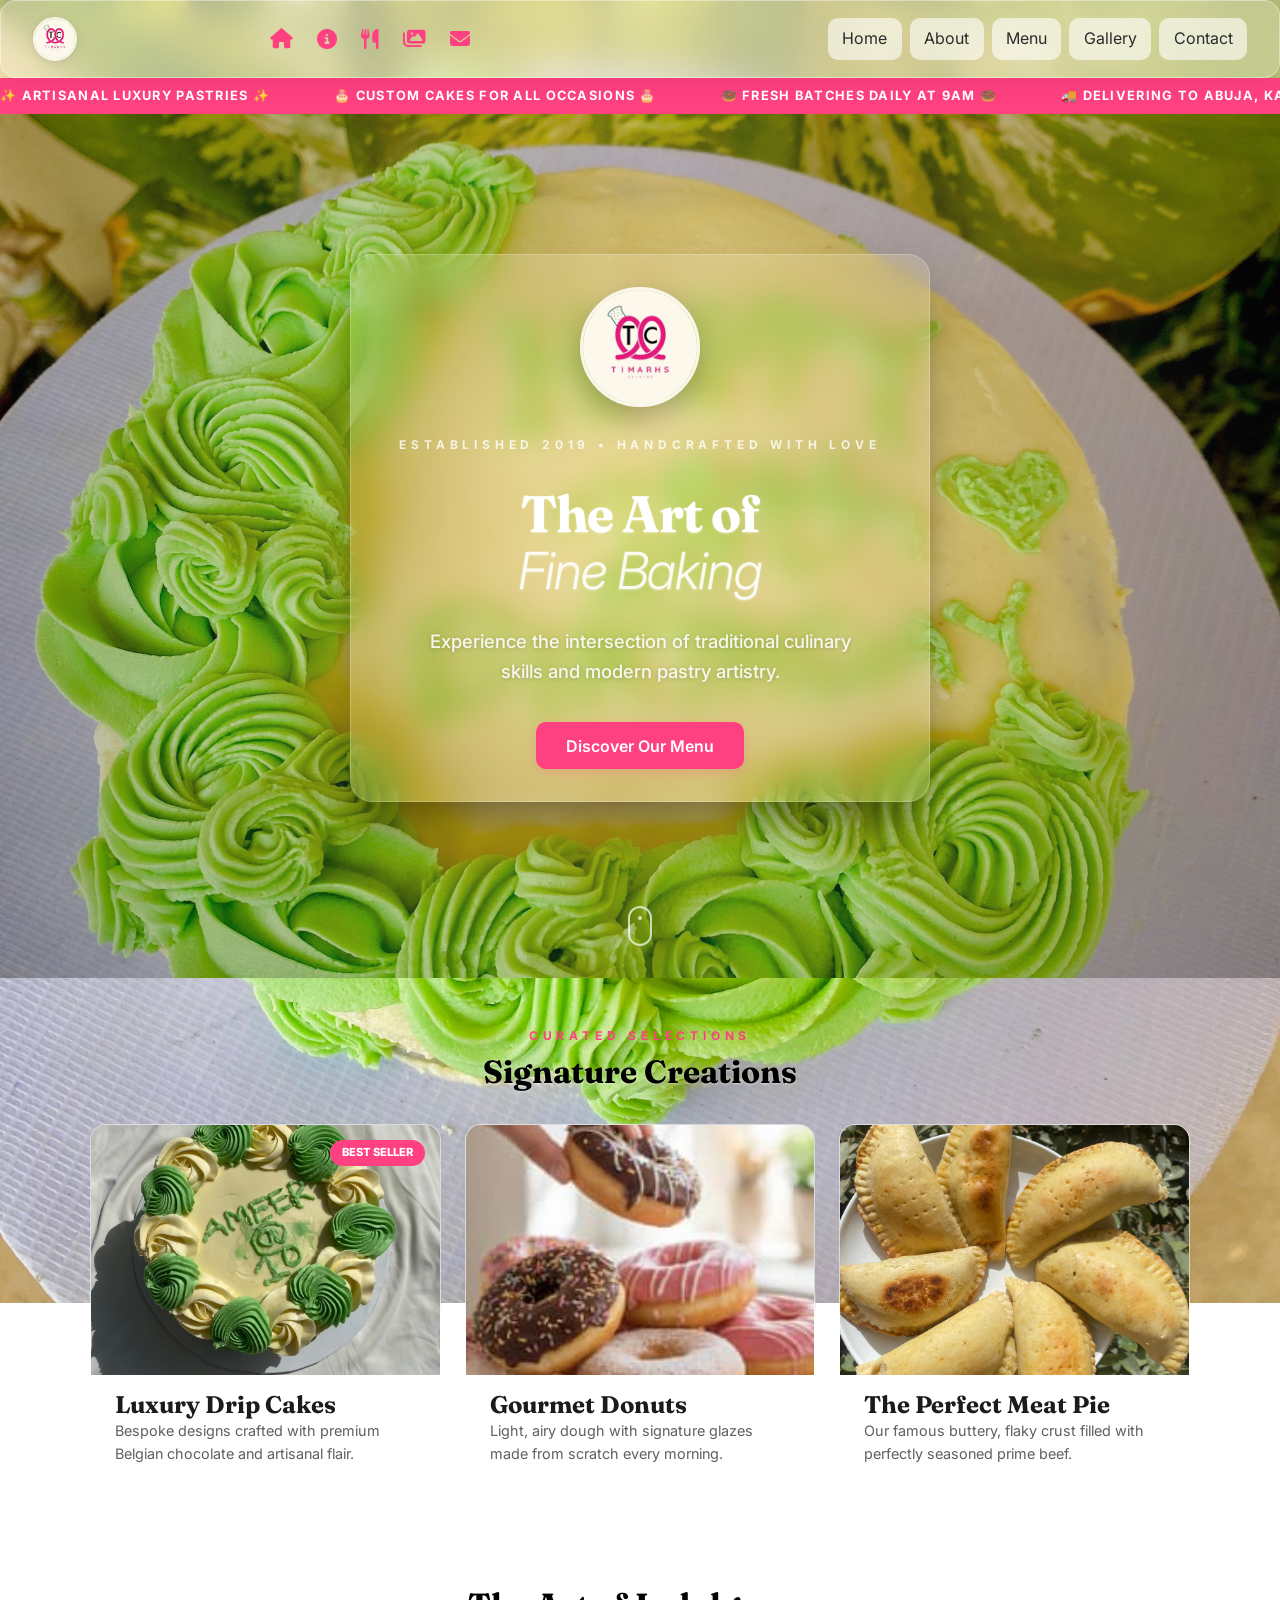
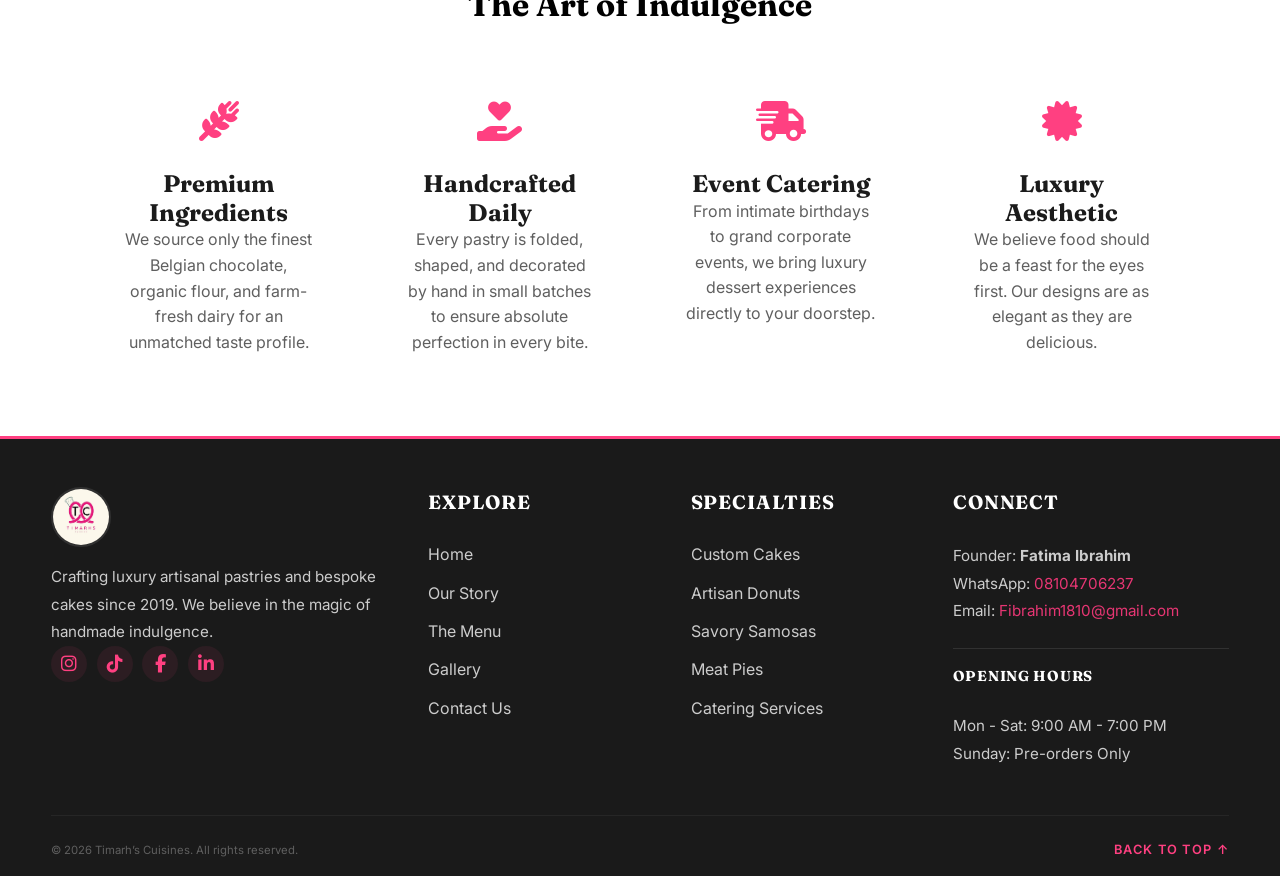
<file: index.html>
<!DOCTYPE html>
<html lang="en">
<head>
  <meta charset="UTF-8">
  <meta http-equiv="X-UA-Compatible" content="IE=edge">
  <meta name="viewport" content="width=device-width, initial-scale=1.0">

  <title>Timarh’s Cuisines | Welcome</title>
  <meta name="description" content="Welcome to Timarh’s Cuisines – Luxury pastries, cakes, donuts, samosas, meat pies, and catering. Taste indulgence like never before.">
  <meta name="keywords" content="Pastries, Cakes, Donuts, Samosas, Meat Pies, Catering, Luxury Desserts, Timarh Cuisines">
  <meta name="author" content="Fatima Ibrahim | Timarh’s Cuisines">

  <!-- Open Graph -->
  <meta property="og:title" content="Timarh’s Cuisines | Welcome">
  <meta property="og:description" content="Luxury pastries, cakes, donuts, samosas, and meat pies. Explore Timarh’s Cuisines!">
  <meta property="og:type" content="website">
  <meta property="og:url" content="https://timarhs-cuisines.netlify.app/">
  <meta property="og:image" content="placeholder-og-image.jpg">
  <meta property="og:site_name" content="Timarh’s Cuisines">

  <!-- Twitter Card -->
  <meta name="twitter:card" content="summary_large_image">
  <meta name="twitter:description" content="Luxury pastries, cakes, donuts, samosas, and meat pies. Explore Timarh’s Cuisines!">
  <meta name="twitter:image" content="placeholder-og-image.jpg">

  <script type="application/ld+json">
  {
    "@context": "https://schema.org",
    "@type": "Bakery",
    "name": "Timarh’s Cuisines",
    "description": "Luxury pastries, cakes, donuts, samosas, and meat pies. Taste indulgence like never before.",
    "url": "https://timarhs-cuisines.netlify.app/",
    "logo": "logo.jpg",
    "contactPoint": {
      "@type": "ContactPoint",
      "telephone": "+2348104706237",
      "contactType": "customer service"
    },
    "sameAs": [
      "https://www.instagram.com/invites/contact/?igsh=1eicpa2mt61rb&utm_content=n9icaut",
      "https://www.tiktok.com/@pt_timarh",
      "https://www.facebook.com/profile.php?id=100016958701906",
      "https://www.linkedin.com/in/fatima-ibrahim-6bba03352"
    ]
  }
  </script>

  <link rel="icon" href="favicon.ico" type="image/x-icon">
  <link href="https://fonts.googleapis.com/css2?family=Inter:wght@300;400;600;700&display=swap" rel="stylesheet">
  <link rel="stylesheet" href="https://cdnjs.cloudflare.com/ajax/libs/font-awesome/6.5.1/css/all.min.css" referrerpolicy="no-referrer"/>
  <link rel="stylesheet" href="style.css">
</head>
<body class="about-body-glass">

<header>
  <nav class="navbar glass" role="navigation" aria-label="Main navigation">
    <img src="logo.jpg" class="logo-brand" alt="Timarh's Cuisines logo">
    <div class="nav-icons" aria-label="Quick menu links">
      <a href="home.html" title="Home"><i class="fas fa-house"></i></a>
      <a href="about.html" title="About"><i class="fas fa-circle-info"></i></a>
      <a href="menu.html" title="Menu"><i class="fas fa-utensils"></i></a>
      <a href="gallery.html" title="Gallery"><i class="fas fa-images"></i></a>
      <a href="contact.html" title="Contact"><i class="fas fa-envelope"></i></a>
    </div>
    <button class="hamburger" aria-label="Toggle navigation" aria-expanded="false">☰</button>
    <div class="nav-links">
      <a href="home.html">Home</a>
      <a href="about.html">About</a>
      <a href="menu.html">Menu</a>
      <a href="gallery.html">Gallery</a>
      <a href="contact.html">Contact</a>
    </div>
  </nav>
</header>

<section class="landing-page">
  <div class="announcement-marquee">
    <div class="marquee-content">
      <span>✨ Artisanal Luxury Pastries ✨</span> <span>🎂 Custom Cakes for All Occasions 🎂</span> <span>🍩 Fresh Batches Daily at 9AM 🍩</span> <span>🚚 Delivering to Abuja, Kaduna & Lagos 🚚</span>
    </div>
  </div>
  <div class="landing-bg-slides">
    <div class="bg-slide active" style="background-image: url('placeholder10.jpg');"></div>
    <div class="bg-slide" style="background-image: url('placeholder1.jpg');"></div>
    <div class="bg-slide" style="background-image: url('placeholder2.jpg');"></div>
  </div>
  <div class="landing-vignette"></div>
  <div class="landing-overlay glass-premium">
    <img src="logo.jpg" class="logo-brand hero-logo" alt="Logo">
    <span class="hero-subtitle">ESTABLISHED 2019 • HANDCRAFTED WITH LOVE</span>
    <h1 class="hero-title">The Art of <br><span class="text-accent">Fine Baking</span></h1>
    <p class="hero-description">Experience the intersection of traditional culinary skills and modern pastry artistry.</p>
    <button id="explore-btn" class="btn-glow" aria-label="Explore Timarh's Cuisines">Discover Our Menu</button>
  </div>
  <div class="scroll-indicator"><div class="mouse"></div></div>
</section>

<!-- New Content: Signature Highlights -->
<section class="container section">
  <div class="text-center" style="margin-bottom: var(--space-5);">
    <span class="hero-subtitle" style="color: var(--brand);">CURATED SELECTIONS</span>
    <h2>Signature Creations</h2>
  </div>
  <div class="signature-grid">
    <div class="signature-card glass">
      <div class="card-tag">BEST SELLER</div>
      <img src="placeholder11.jpg" alt="Chocolate Drip Cake">
      <h3>Luxury Drip Cakes</h3>
      <p>Bespoke designs crafted with premium Belgian chocolate and artisanal flair.</p>
    </div>
    <div class="signature-card glass">
      <img src="placeholder9.jpg" alt="Artisan Donuts">
      <h3>Gourmet Donuts</h3>
      <p>Light, airy dough with signature glazes made from scratch every morning.</p>
    </div>
    <div class="signature-card glass">
      <img src="placeholder6.jpg" alt="Savory Meat Pie">
      <h3>The Perfect Meat Pie</h3>
      <p>Our famous buttery, flaky crust filled with perfectly seasoned prime beef.</p>
    </div>
  </div>
</section>

<main class="container section">
  <h2 class="text-center" style="margin-bottom: var(--space-5);">The Art of Indulgence</h2>
  <div class="specialty-grid">
    <div class="specialty-card glass">
      <div class="icon-box"><i class="fas fa-wheat-awn"></i></div>
      <h3>Premium Ingredients</h3>
      <p>We source only the finest Belgian chocolate, organic flour, and farm-fresh dairy for an unmatched taste profile.</p>
    </div>

    <div class="specialty-card glass">
      <div class="icon-box"><i class="fas fa-hand-holding-heart"></i></div>
      <h3>Handcrafted Daily</h3>
      <p>Every pastry is folded, shaped, and decorated by hand in small batches to ensure absolute perfection in every bite.</p>
    </div>

    <div class="specialty-card glass">
      <div class="icon-box"><i class="fas fa-truck-fast"></i></div>
      <h3>Event Catering</h3>
      <p>From intimate birthdays to grand corporate events, we bring luxury dessert experiences directly to your doorstep.</p>
    </div>

    <div class="specialty-card glass">
      <div class="icon-box"><i class="fas fa-certificate"></i></div>
      <h3>Luxury Aesthetic</h3>
      <p>We believe food should be a feast for the eyes first. Our designs are as elegant as they are delicious.</p>
    </div>
  </div>
</main>

<footer class="interactive-footer" role="contentinfo" aria-label="Site footer">
  <div class="footer-inner">
    <!-- Column 1: Brand -->
    <div class="footer-col brand-col">
      <img src="logo.jpg" class="footer-logo" alt="Timarh's Cuisines logo">
      <p class="footer-description">Crafting luxury artisanal pastries and bespoke cakes since 2019. We believe in the magic of handmade indulgence.</p>
      <div class="footer-social" aria-label="Social links">
        <a href="https://www.instagram.com/invites/contact/?igsh=1eicpa2mt61rb&utm_content=n9icaut" target="_blank" aria-label="Instagram"><i class="fab fa-instagram"></i></a>
        <a href="https://www.tiktok.com/@pt_timarh" target="_blank" aria-label="TikTok"><i class="fab fa-tiktok"></i></a>
        <a href="https://www.facebook.com/profile.php?id=100016958701906" target="_blank" aria-label="Facebook"><i class="fab fa-facebook-f"></i></a>
        <a href="https://www.linkedin.com/in/fatima-ibrahim-6bba03352" target="_blank" aria-label="LinkedIn"><i class="fab fa-linkedin-in"></i></a>
      </div>
    </div>

    <!-- Column 2: Navigation -->
    <div class="footer-col">
      <h4 class="footer-heading">Explore</h4>
      <ul class="footer-nav-list">
        <li><a href="home.html">Home</a></li>
        <li><a href="about.html">Our Story</a></li>
        <li><a href="menu.html">The Menu</a></li>
        <li><a href="gallery.html">Gallery</a></li>
        <li><a href="contact.html">Contact Us</a></li>
      </ul>
    </div>

    <!-- Column 3: Cuisine -->
    <div class="footer-col">
      <h4 class="footer-heading">Specialties</h4>
      <ul class="footer-nav-list">
        <li><a href="menu.html">Custom Cakes</a></li>
        <li><a href="menu.html">Artisan Donuts</a></li>
        <li><a href="menu.html">Savory Samosas</a></li>
        <li><a href="menu.html">Meat Pies</a></li>
        <li><a href="menu.html">Catering Services</a></li>
      </ul>
    </div>

    <!-- Column 4: Contact & Hours -->
    <div class="footer-col">
      <h4 class="footer-heading">Connect</h4>
      <p>Founder: <strong>Fatima Ibrahim</strong></p>
      <p>WhatsApp: <a href="https://wa.me/2348104706237">08104706237</a></p>
      <p>Email: <a href="mailto:Fibrahim1810@gmail.com">Fibrahim1810@gmail.com</a></p>
      <div class="opening-hours">
        <h4 class="footer-heading small">Opening Hours</h4>
        <p>Mon - Sat: 9:00 AM - 7:00 PM</p>
        <p>Sunday: Pre-orders Only</p>
      </div>
    </div>
  </div>

  <div class="footer-bottom">
    <small>© <span id="year"></span> Timarh’s Cuisines. All rights reserved.</small>
    <a href="#top" class="back-to-top">Back to top ↑</a>
  </div>
</footer>

<script src="script.js"></script>
</body>
</html>
</file>
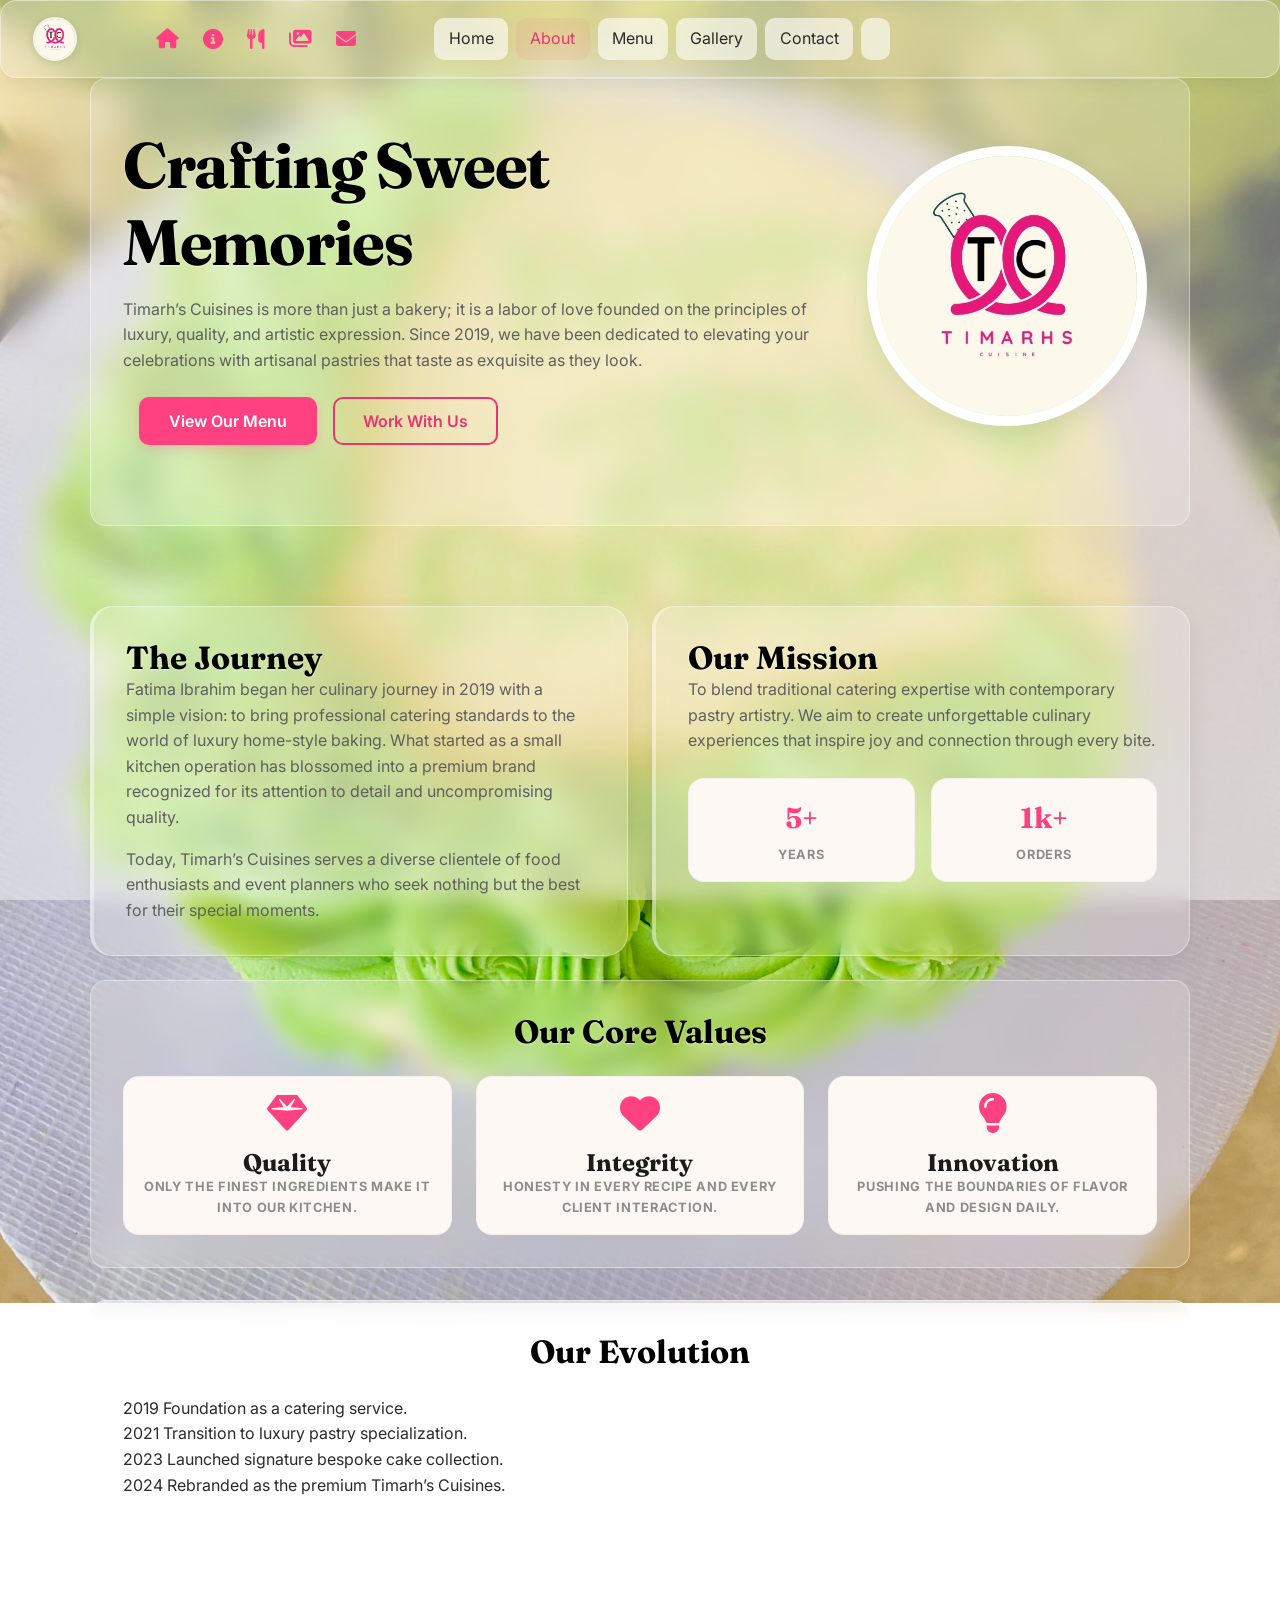
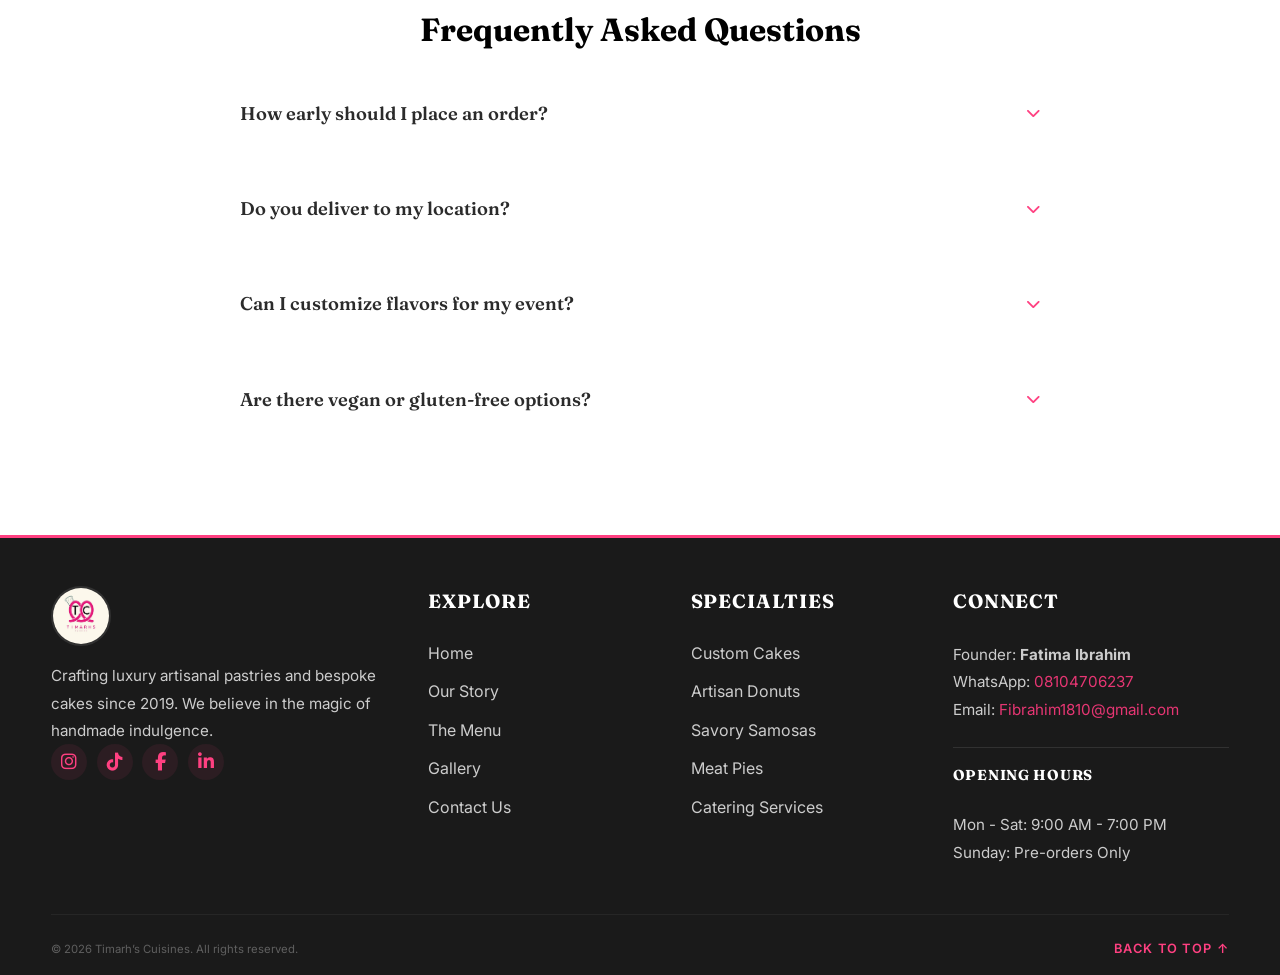
<file: about.html>
<!DOCTYPE html>
<html lang="en">
<head>
  <meta charset="UTF-8">
  <meta http-equiv="X-UA-Compatible" content="IE=edge">
  <meta name="viewport" content="width=device-width, initial-scale=1.0">

  <title>About Timarh’s Cuisines</title>
  <meta name="description" content="Learn about Fatima Ibrahim, founder of Timarh’s Cuisines, and our journey creating luxury pastries, cakes, donuts, samosas, and meat pies.">
  <meta name="keywords" content="About Timarh, Pastries, Cakes, Donuts, Samosas, Meat Pies, Luxury Desserts, Catering">
  <meta name="author" content="Fatima Ibrahim | Timarh’s Cuisines">

  <!-- Open Graph -->
  <meta property="og:title" content="About Timarh’s Cuisines">
  <meta property="og:description" content="Learn about our journey and founder Fatima Ibrahim at Timarh’s Cuisines.">
  <meta property="og:type" content="website">
  <meta property="og:url" content="https://timarhs-cuisines.netlify.app/about.html">
  <meta property="og:image" content="placeholder-og-image.jpg">
  <meta property="og:site_name" content="Timarh’s Cuisines">

  <!-- Twitter Card -->
  <meta name="twitter:card" content="summary_large_image">
  <meta name="twitter:title" content="About Timarh’s Cuisines">
  <meta name="twitter:description" content="Learn about our journey and founder Fatima Ibrahim at Timarh’s Cuisines.">
  <meta name="twitter:image" content="placeholder-og-image.jpg">

  <link rel="icon" href="favicon.ico" type="image/x-icon">
  <link href="https://fonts.googleapis.com/css2?family=Inter:wght@300;400;600;700&display=swap" rel="stylesheet">
  <link rel="stylesheet" href="https://cdnjs.cloudflare.com/ajax/libs/font-awesome/6.5.1/css/all.min.css" referrerpolicy="no-referrer"/>
  <link rel="stylesheet" href="style.css">
</head>
<body class="about-body-glass">

<header>
  <nav class="navbar glass">
    <img src="logo.jpg" class="logo-brand" alt="Logo">
    <div class="nav-icons">
      <a href="home.html" title="Home"><i class="fas fa-house"></i></a>
      <a href="about.html" title="About"><i class="fas fa-circle-info"></i></a>
      <a href="menu.html" title="Menu"><i class="fas fa-utensils"></i></a>
      <a href="gallery.html" title="Gallery"><i class="fas fa-images"></i></a>
      <a href="contact.html" title="Contact"><i class="fas fa-envelope"></i></a>
    </div>
    <button class="hamburger">☰</button>
    <div class="nav-links">
      <a href="home.html">Home</a>
      <a href="about.html" class="active">About</a>
      <a href="menu.html">Menu</a>
      <a href="gallery.html">Gallery</a>
      <a href="contact.html">Contact<a>
    </div>
  </nav>
</header>

<section class="section container about-hero glass">
  <div class="about-hero-content">
    <div class="about-hero-text">
      <h1>Crafting Sweet Memories</h1>
      <p>Timarh’s Cuisines is more than just a bakery; it is a labor of love founded on the principles of luxury, quality, and artistic expression. Since 2019, we have been dedicated to elevating your celebrations with artisanal pastries that taste as exquisite as they look.</p>
      <div class="flex" style="margin-top: var(--space-4);">
         <a href="menu.html" class="btn-glow">View Our Menu</a>
         <a href="contact.html" class="btn-outline">Work With Us</a>
      </div>
    </div>
    <div class="about-hero-image">
      <img src="logo.jpg" class="about-floating-logo" alt="Timarh's Cuisines Logo">
    </div>
  </div>
</section>

<section class="container section">
  <div class="about-content-wrapper">
    <!-- Story Card -->
    <div class="about-text-card glass">
      <h2>The Journey</h2>
      <p>Fatima Ibrahim began her culinary journey in 2019 with a simple vision: to bring professional catering standards to the world of luxury home-style baking. What started as a small kitchen operation has blossomed into a premium brand recognized for its attention to detail and uncompromising quality.</p>
      <p style="margin-top: 1rem;">Today, Timarh’s Cuisines serves a diverse clientele of food enthusiasts and event planners who seek nothing but the best for their special moments.</p>
    </div>

    <!-- Mission Card -->
    <div class="about-text-card glass">
      <h2>Our Mission</h2>
      <p>To blend traditional catering expertise with contemporary pastry artistry. We aim to create unforgettable culinary experiences that inspire joy and connection through every bite.</p>
      <div class="about-stats-grid">
        <div class="about-stat-box">
          <h4>5+</h4>
          <p>Years</p>
        </div>
        <div class="about-stat-box">
          <h4>1k+</h4>
          <p>Orders</p>
        </div>
      </div>
    </div>
  </div>

  <div class="about-content-wrapper" style="margin-top: var(--space-4);">
    <!-- Values Grid -->
    <div class="glass" style="padding: var(--space-5);">
      <h2 class="text-center" style="margin-bottom: var(--space-4);">Our Core Values</h2>
      <div class="grid grid-auto">
        <div class="about-stat-box">
          <i class="fas fa-gem icon-box"></i>
          <h3>Quality</h3>
          <p>Only the finest ingredients make it into our kitchen.</p>
        </div>
        <div class="about-stat-box">
          <i class="fas fa-heart icon-box"></i>
          <h3>Integrity</h3>
          <p>Honesty in every recipe and every client interaction.</p>
        </div>
        <div class="about-stat-box">
          <i class="fas fa-lightbulb icon-box"></i>
          <h3>Innovation</h3>
          <p>Pushing the boundaries of flavor and design daily.</p>
        </div>
      </div>
    </div>
  </div>

  <!-- Timeline Section -->
  <div class="glass section" style="margin-top: var(--space-5); padding: var(--space-5);">
    <h2 class="text-center">Our Evolution</h2>
    <div class="timeline" style="margin-top: var(--space-4);">
      <div class="timeline-item"><span>2019</span> Foundation as a catering service.</div>
      <div class="timeline-item"><span>2021</span> Transition to luxury pastry specialization.</div>
      <div class="timeline-item"><span>2023</span> Launched signature bespoke cake collection.</div>
      <div class="timeline-item"><span>2024</span> Rebranded as the premium Timarh’s Cuisines.</div>
    </div>
  </div>

  <!-- FAQ Section -->
  <div class="section" style="margin-top: var(--space-5);">
    <h2 class="text-center" style="margin-bottom: var(--space-4);">Frequently Asked Questions</h2>
    <div class="faq-container">
      <div class="faq-item glass">
        <button class="faq-question">How early should I place an order? <i class="fas fa-chevron-down"></i></button>
        <div class="faq-answer">
          <p>For standard artisanal pastries and donuts, 48 hours notice is sufficient. For luxury bespoke cakes, we recommend booking at least 7-10 days in advance to ensure every detail is perfected.</p>
        </div>
      </div>
      <div class="faq-item glass">
        <button class="faq-question">Do you deliver to my location? <i class="fas fa-chevron-down"></i></button>
        <div class="faq-answer">
          <p>Currently, we offer professional delivery services within Abuja, Kaduna, and Lagos. Delivery fees vary based on distance and the fragility of the order.</p>
        </div>
      </div>
      <div class="faq-item glass">
        <button class="faq-question">Can I customize flavors for my event? <i class="fas fa-chevron-down"></i></button>
        <div class="faq-answer">
          <p>Absolutely! We specialize in tailored flavor profiles. During your consultation, Fatima will work with you to design a unique menu that perfectly complements your celebration.</p>
        </div>
      </div>
      <div class="faq-item glass">
        <button class="faq-question">Are there vegan or gluten-free options? <i class="fas fa-chevron-down"></i></button>
        <div class="faq-answer">
          <p>Yes, we offer a select range of dietary-friendly options. Please specify your requirements when contacting us so we can provide our current list of available items.</p>
        </div>
      </div>
    </div>
  </div>
</section>

<footer class="interactive-footer" role="contentinfo" aria-label="Site footer">
  <div class="footer-inner">
    <!-- Column 1: Brand -->
    <div class="footer-col brand-col">
      <img src="logo.jpg" class="footer-logo" alt="Timarh's Cuisines logo">
      <p class="footer-description">Crafting luxury artisanal pastries and bespoke cakes since 2019. We believe in the magic of handmade indulgence.</p>
      <div class="footer-social" aria-label="Social links">
        <a href="https://www.instagram.com/invites/contact/?igsh=1eicpa2mt61rb&utm_content=n9icaut" target="_blank" aria-label="Instagram"><i class="fab fa-instagram"></i></a>
        <a href="https://www.tiktok.com/@pt_timarh" target="_blank" aria-label="TikTok"><i class="fab fa-tiktok"></i></a>
        <a href="https://www.facebook.com/profile.php?id=100016958701906" target="_blank" aria-label="Facebook"><i class="fab fa-facebook-f"></i></a>
        <a href="https://www.linkedin.com/in/fatima-ibrahim-6bba03352" target="_blank" aria-label="LinkedIn"><i class="fab fa-linkedin-in"></i></a>
      </div>
    </div>

    <!-- Column 2: Navigation -->
    <div class="footer-col">
      <h4 class="footer-heading">Explore</h4>
      <ul class="footer-nav-list">
        <li><a href="home.html">Home</a></li>
        <li><a href="about.html">Our Story</a></li>
        <li><a href="menu.html">The Menu</a></li>
        <li><a href="gallery.html">Gallery</a></li>
        <li><a href="contact.html">Contact Us</a></li>
      </ul>
    </div>

    <!-- Column 3: Cuisine -->
    <div class="footer-col">
      <h4 class="footer-heading">Specialties</h4>
      <ul class="footer-nav-list">
        <li><a href="menu.html">Custom Cakes</a></li>
        <li><a href="menu.html">Artisan Donuts</a></li>
        <li><a href="menu.html">Savory Samosas</a></li>
        <li><a href="menu.html">Meat Pies</a></li>
        <li><a href="menu.html">Catering Services</a></li>
      </ul>
    </div>

    <!-- Column 4: Contact & Hours -->
    <div class="footer-col">
      <h4 class="footer-heading">Connect</h4>
      <p>Founder: <strong>Fatima Ibrahim</strong></p>
      <p>WhatsApp: <a href="https://wa.me/2348104706237">08104706237</a></p>
      <p>Email: <a href="mailto:Fibrahim1810@gmail.com">Fibrahim1810@gmail.com</a></p>
      <div class="opening-hours">
        <h4 class="footer-heading small">Opening Hours</h4>
        <p>Mon - Sat: 9:00 AM - 7:00 PM</p>
        <p>Sunday: Pre-orders Only</p>
      </div>
    </div>
  </div>
  <div class="footer-bottom">
    <small>© <span id="year"></span> Timarh’s Cuisines. All rights reserved.</small>
    <a href="#top" class="back-to-top">Back to top ↑</a>
  </div>
</footer>

<script src="script.js"></script>
</body>
</html>
</file>
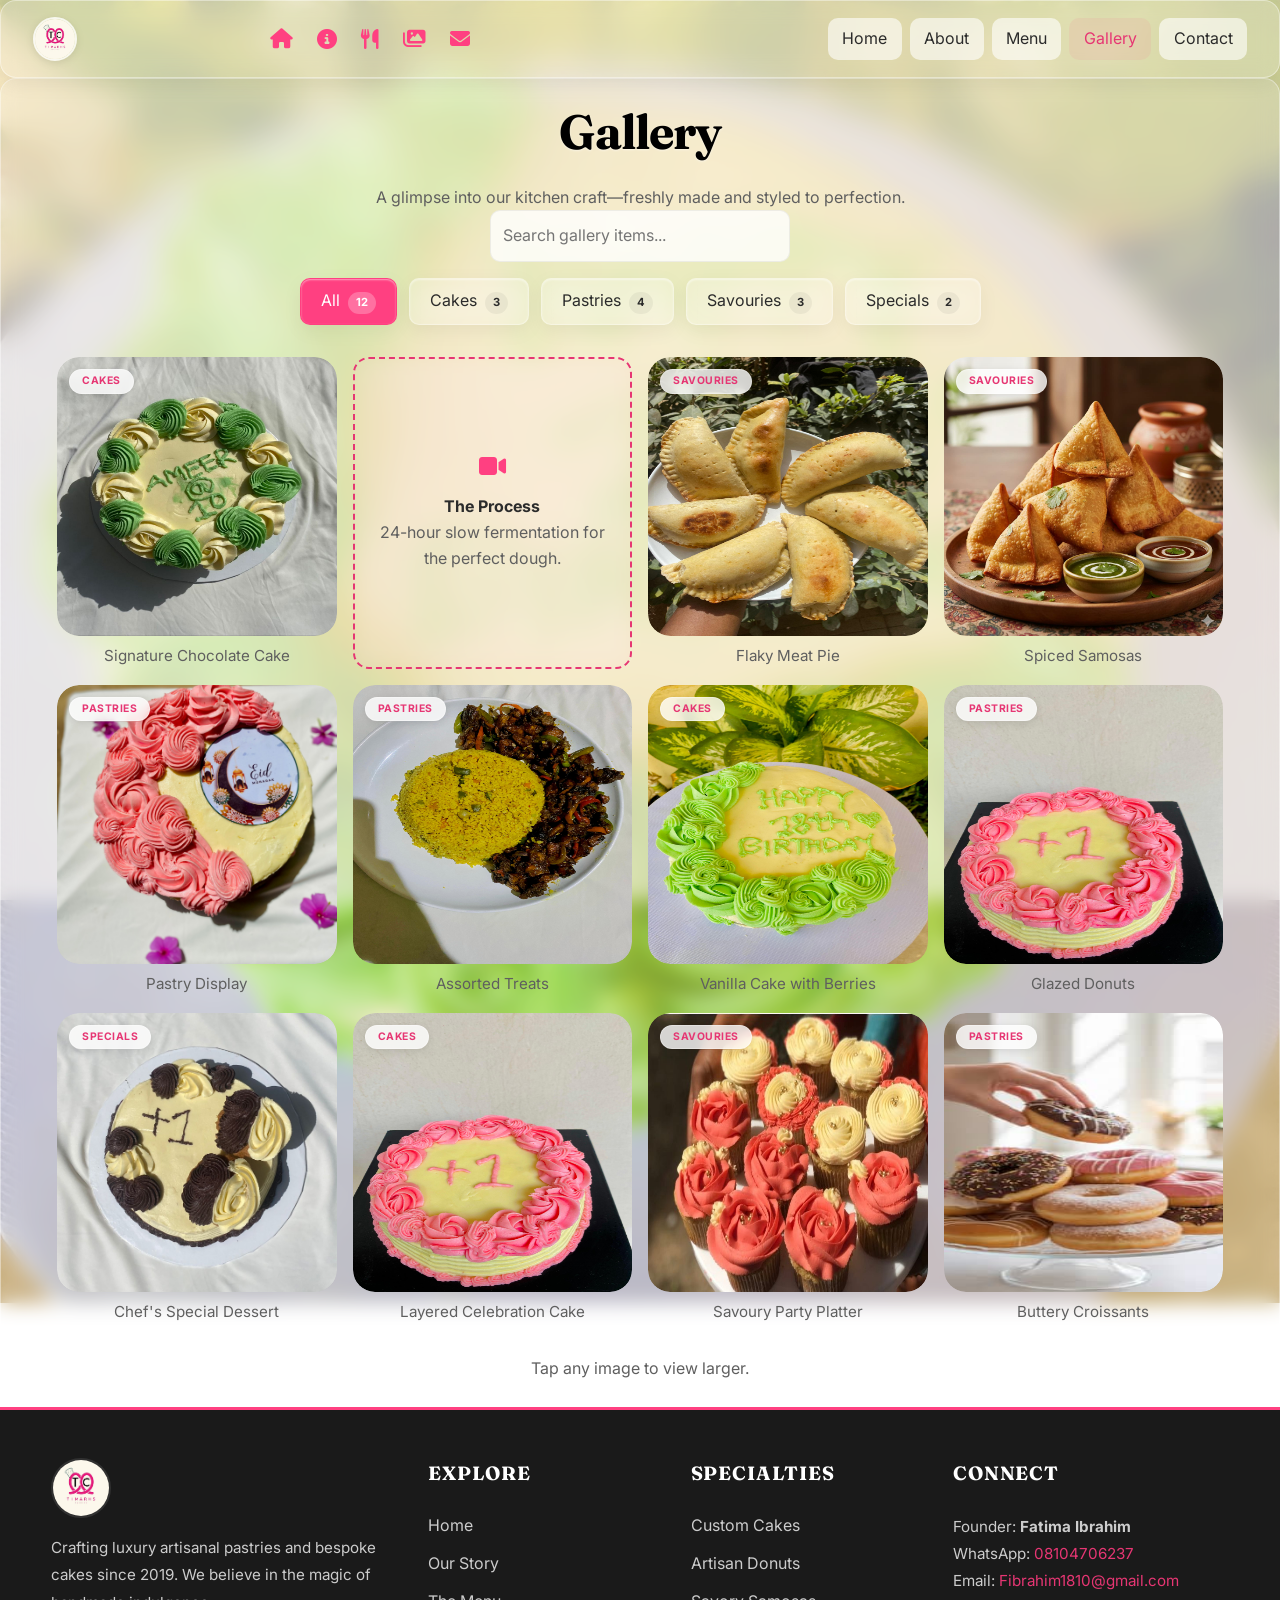
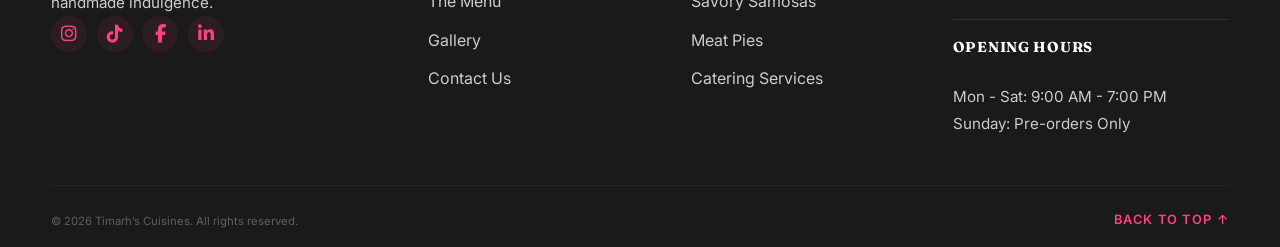
<file: gallery.html>
<!DOCTYPE html>
<html lang="en">
<head>
  <meta charset="UTF-8">
  <meta http-equiv="X-UA-Compatible" content="IE=edge">
  <meta name="viewport" content="width=device-width, initial-scale=1.0">

  <title>Gallery | Timarh’s Cuisines</title>
  <meta name="description" content="See Timarh’s Cuisines in action: luxury cakes, pastries, donuts, samosas, and meat pies beautifully crafted and styled.">
  <meta name="keywords" content="Gallery, Pastries, Cakes, Donuts, Samosas, Meat Pies, Luxury Desserts, Timarh Cuisines">
  <meta name="author" content="Fatima Ibrahim | Timarh’s Cuisines">

  <!-- Open Graph -->
  <meta property="og:title" content="Gallery | Timarh’s Cuisines">
  <meta property="og:description" content="Luxury cakes, pastries, donuts, samosas, and meat pies beautifully crafted.">
  <meta property="og:type" content="website">
  <meta property="og:url" content="https://timarhs-cuisines.netlify.app/gallery.html">
  <meta property="og:image" content="placeholder-og-image.jpg">
  <meta property="og:site_name" content="Timarh’s Cuisines">

  <!-- Twitter Card -->
  <meta name="twitter:card" content="summary_large_image">
  <meta name="twitter:title" content="Gallery | Timarh’s Cuisines">
  <meta name="twitter:description" content="Luxury cakes, pastries, donuts, samosas, and meat pies beautifully crafted.">
  <meta name="twitter:image" content="placeholder-og-image.jpg">

  <link rel="icon" href="favicon.ico" type="image/x-icon">
  <link href="https://fonts.googleapis.com/css2?family=Inter:wght@300;400;600;700&display=swap" rel="stylesheet">
  <link rel="stylesheet" href="https://cdnjs.cloudflare.com/ajax/libs/font-awesome/6.5.1/css/all.min.css" referrerpolicy="no-referrer"/>
  <link rel="stylesheet" href="style.css">
</head>
<body class="about-body-glass gallery-theme">

<header>
  <nav class="navbar glass">
    <img src="logo.jpg" class="logo-brand" alt="Logo">
    <div class="nav-icons">
      <a href="home.html" title="Home"><i class="fas fa-house"></i></a>
      <a href="about.html" title="About"><i class="fas fa-circle-info"></i></a>
      <a href="menu.html" title="Menu"><i class="fas fa-utensils"></i></a>
      <a href="gallery.html" title="Gallery"><i class="fas fa-images"></i></a>
      <a href="contact.html" title="Contact"><i class="fas fa-envelope"></i></a>
    </div>
    <button class="hamburger">☰</button>
    <div class="nav-links">
      <a href="home.html">Home</a>
      <a href="about.html">About</a>
      <a href="menu.html">Menu</a>
      <a href="gallery.html" class="active">Gallery</a>
      <a href="contact.html">Contact</a>
    </div>
  </nav>
</header>

<section class="gallery-section glass">
  <h1>Gallery</h1>
  <p class="text-center muted">A glimpse into our kitchen craft—freshly made and styled to perfection.</p>

  <!-- Gallery Search -->
  <div class="gallery-search" style="text-align: center; margin-bottom: var(--space-3);">
    <input type="text" id="gallery-search" placeholder="Search gallery items..." style="padding: 0.75rem; border-radius: var(--r-sm); border: 1px solid rgba(0,0,0,0.06); width: 100%; max-width: 300px; background: rgba(255,255,255,0.8);">
  </div>

  <!-- Gallery Filters -->
  <div class="gallery-filters btn-group text-center" role="group" aria-label="Filter gallery by category">
    <button class="active" data-filter="all">All</button>
    <button data-filter="cakes">Cakes</button>
    <button data-filter="pastries">Pastries</button>
    <button data-filter="savouries">Savouries</button>
    <button data-filter="specials">Specials</button>
  </div>

  <!-- Masonry-like Grid -->
  <div class="gallery-grid staggered-reveal">
    <figure data-category="cakes">
      <div class="image-wrapper">
      <div class="category-tag">Cakes</div>
      <img src="placeholder11.jpg" alt="Signature Cake">
      <div class="view-overlay"><i class="fas fa-expand"></i></div>
      </div>
      <figcaption class="text-center muted">Signature Chocolate Cake</figcaption>
    </figure>
    
    <!-- Example of a 'Story' or 'Behind the Scenes' Item -->
    <figure data-category="specials" class="gallery-story">
      <div class="glass story-card">
        <i class="fas fa-video icon-box" style="font-size: 1.5rem;"></i>
        <h4>The Process</h4>
        <p>24-hour slow fermentation for the perfect dough.</p>
      </div>
    </figure>

    <figure data-category="savouries">
      <div class="image-wrapper">
      <div class="category-tag">Savouries</div>
      <img src="placeholder6.jpg" alt="Meat Pie">
      <div class="view-overlay"><i class="fas fa-expand"></i></div>
      </div>
      <figcaption class="text-center muted">Flaky Meat Pie</figcaption>
    </figure>
    <figure data-category="savouries">
      <div class="image-wrapper">
      <div class="category-tag">Savouries</div>
      <img src="placeholder12.jpg" alt="Samosa">
      <div class="view-overlay"><i class="fas fa-expand"></i></div>
      </div>
      <figcaption class="text-center muted">Spiced Samosas</figcaption>
    </figure>
    <figure data-category="pastries">
      <div class="image-wrapper">
      <div class="category-tag">Pastries</div>
      <img src="placeholder1.jpg" alt="Pastry Display">
      <div class="view-overlay"><i class="fas fa-expand"></i></div>
      </div>
      <figcaption class="text-center muted">Pastry Display</figcaption>
    </figure>
    <figure data-category="pastries">
      <div class="image-wrapper">
      <div class="category-tag">Pastries</div>
      <img src="placeholder4.jpg" alt="Assorted Treats">
      <div class="view-overlay"><i class="fas fa-expand"></i></div>
      </div>
      <figcaption class="text-center muted">Assorted Treats</figcaption>
    </figure>
    <figure data-category="cakes">
      <div class="image-wrapper">
      <div class="category-tag">Cakes</div>
      <img src="placeholder10.jpg" alt="Vanilla Cake with Berries">
      <div class="view-overlay"><i class="fas fa-expand"></i></div>
      </div>
      <figcaption class="text-center muted">Vanilla Cake with Berries</figcaption>
    </figure>
    <figure data-category="pastries">
      <div class="image-wrapper">
      <div class="category-tag">Pastries</div>
      <img src="placeholder3.jpg" alt="Donuts">
      <div class="view-overlay"><i class="fas fa-expand"></i></div>
      </div>
      <figcaption class="text-center muted">Glazed Donuts</figcaption>
    </figure>
    <figure data-category="specials">
      <div class="image-wrapper">
      <div class="category-tag">Specials</div>
      <img src="placeholder2.jpg" alt="Chef's Special Dessert">
      <div class="view-overlay"><i class="fas fa-expand"></i></div>
      </div>
      <figcaption class="text-center muted">Chef's Special Dessert</figcaption>
    </figure>
    <figure data-category="cakes">
      <div class="image-wrapper">
      <div class="category-tag">Cakes</div>
      <img src="placeholder5.jpg" alt="Layered Cake">
      <div class="view-overlay"><i class="fas fa-expand"></i></div>
      </div>
      <figcaption class="text-center muted">Layered Celebration Cake</figcaption>
    </figure>
    <figure data-category="savouries">
      <div class="image-wrapper">
      <div class="category-tag">Savouries</div>
      <img src="placeholder7.jpg" alt="Savory Platter">
      <div class="view-overlay"><i class="fas fa-expand"></i></div>
      </div>
      <figcaption class="text-center muted">Savoury Party Platter</figcaption>
    </figure>
    <figure data-category="pastries">
      <div class="image-wrapper">
      <div class="category-tag">Pastries</div>
      <img src="placeholder9.jpg" alt="Croissants">
      <div class="view-overlay"><i class="fas fa-expand"></i></div>
      </div>
      <figcaption class="text-center muted">Buttery Croissants</figcaption>
    </figure>
  </div>

  <p class="text-center muted" style="margin-top:1rem;">Tap any image to view larger.</p>
</section>

<footer class="interactive-footer" role="contentinfo" aria-label="Site footer">
  <div class="footer-inner">
    <!-- Column 1: Brand -->
    <div class="footer-col brand-col">
      <img src="logo.jpg" class="footer-logo" alt="Timarh's Cuisines logo">
      <p class="footer-description">Crafting luxury artisanal pastries and bespoke cakes since 2019. We believe in the magic of handmade indulgence.</p>
      <div class="footer-social" aria-label="Social links">
        <a href="https://www.instagram.com/invites/contact/?igsh=1eicpa2mt61rb&utm_content=n9icaut" target="_blank" aria-label="Instagram"><i class="fab fa-instagram"></i></a>
        <a href="https://www.tiktok.com/@pt_timarh" target="_blank" aria-label="TikTok"><i class="fab fa-tiktok"></i></a>
        <a href="https://www.facebook.com/profile.php?id=100016958701906" target="_blank" aria-label="Facebook"><i class="fab fa-facebook-f"></i></a>
        <a href="https://www.linkedin.com/in/fatima-ibrahim-6bba03352" target="_blank" aria-label="LinkedIn"><i class="fab fa-linkedin-in"></i></a>
      </div>
    </div>

    <!-- Column 2: Navigation -->
    <div class="footer-col">
      <h4 class="footer-heading">Explore</h4>
      <ul class="footer-nav-list">
        <li><a href="home.html">Home</a></li>
        <li><a href="about.html">Our Story</a></li>
        <li><a href="menu.html">The Menu</a></li>
        <li><a href="gallery.html">Gallery</a></li>
        <li><a href="contact.html">Contact Us</a></li>
      </ul>
    </div>

    <!-- Column 3: Cuisine -->
    <div class="footer-col">
      <h4 class="footer-heading">Specialties</h4>
      <ul class="footer-nav-list">
        <li><a href="menu.html">Custom Cakes</a></li>
        <li><a href="menu.html">Artisan Donuts</a></li>
        <li><a href="menu.html">Savory Samosas</a></li>
        <li><a href="menu.html">Meat Pies</a></li>
        <li><a href="menu.html">Catering Services</a></li>
      </ul>
    </div>

    <!-- Column 4: Contact & Hours -->
    <div class="footer-col">
      <h4 class="footer-heading">Connect</h4>
      <p>Founder: <strong>Fatima Ibrahim</strong></p>
      <p>WhatsApp: <a href="https://wa.me/2348104706237">08104706237</a></p>
      <p>Email: <a href="mailto:Fibrahim1810@gmail.com">Fibrahim1810@gmail.com</a></p>
      <div class="opening-hours">
        <h4 class="footer-heading small">Opening Hours</h4>
        <p>Mon - Sat: 9:00 AM - 7:00 PM</p>
        <p>Sunday: Pre-orders Only</p>
      </div>
    </div>
  </div>

  <div class="footer-bottom">
    <small>© <span id="year"></span> Timarh’s Cuisines. All rights reserved.</small>
    <a href="#top" class="back-to-top">Back to top ↑</a>
  </div>
</footer>

<script src="script.js"></script>
</body>
</html>
</file>
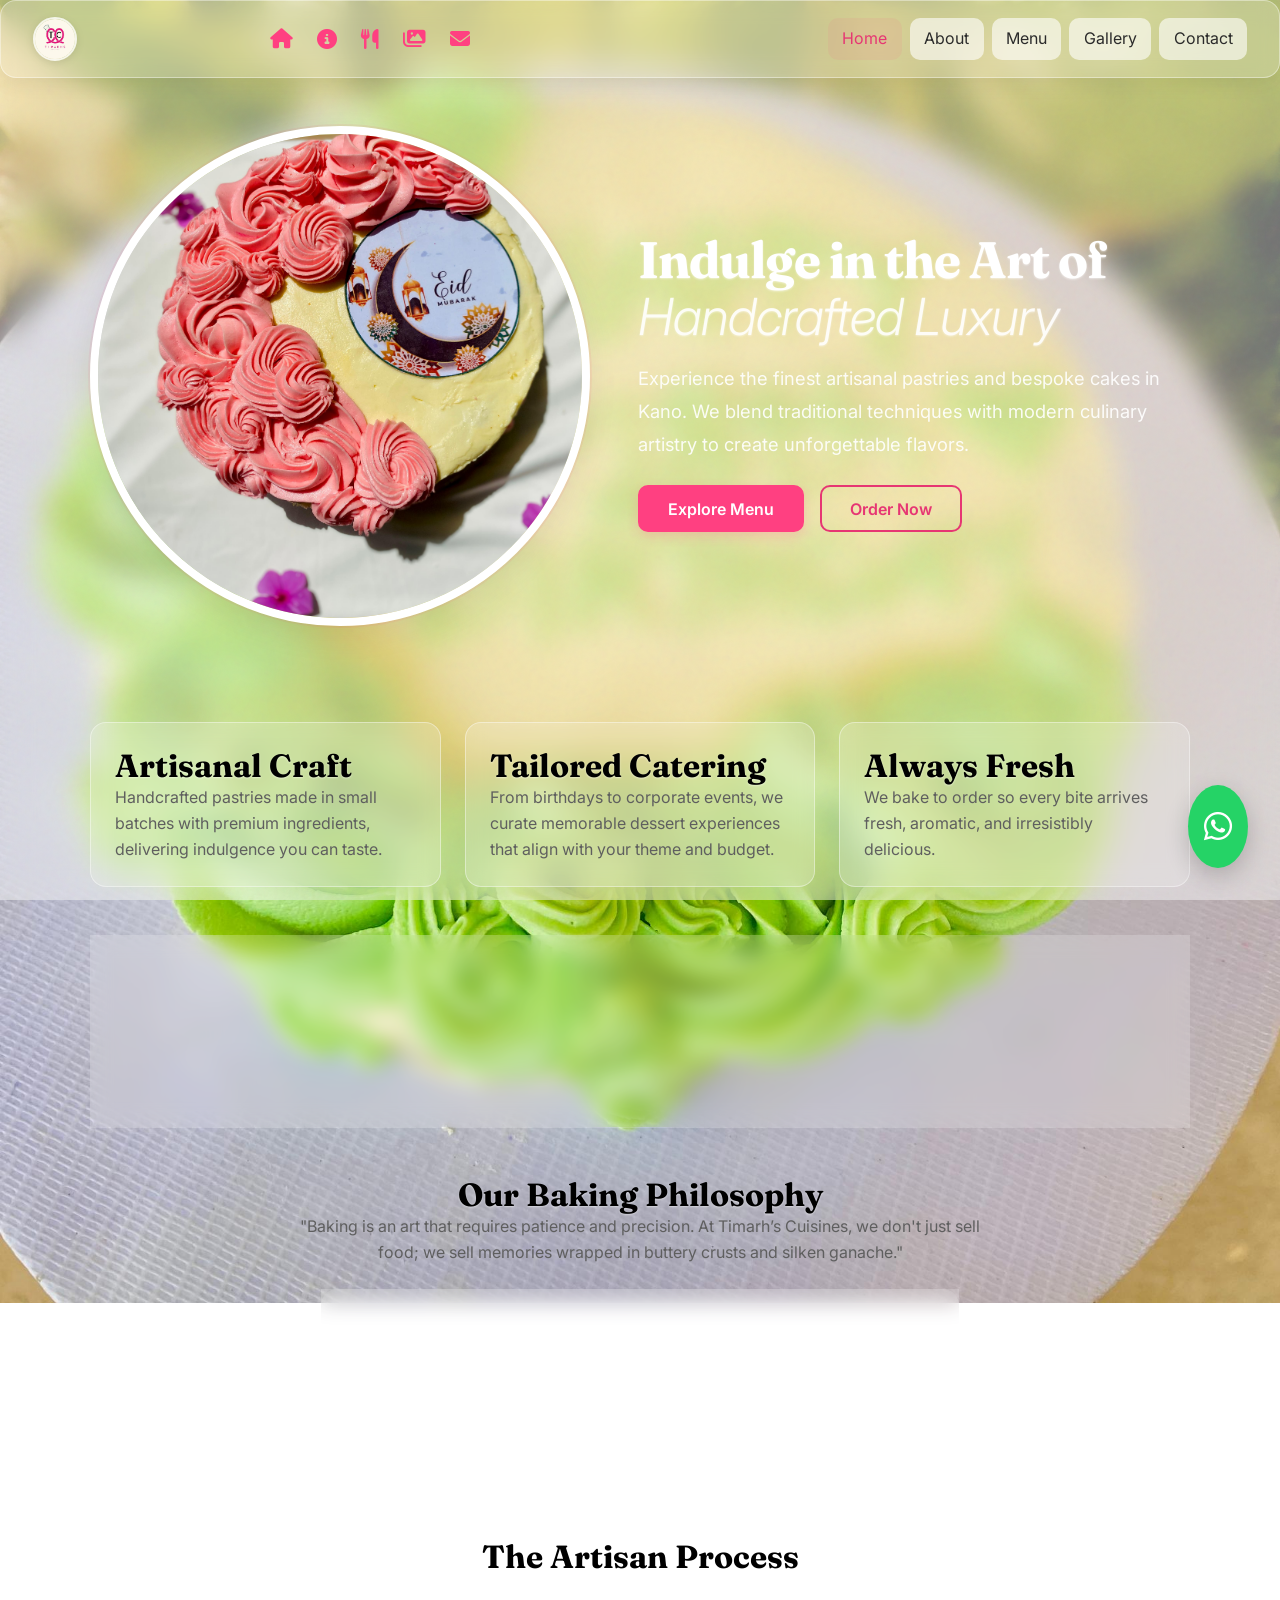
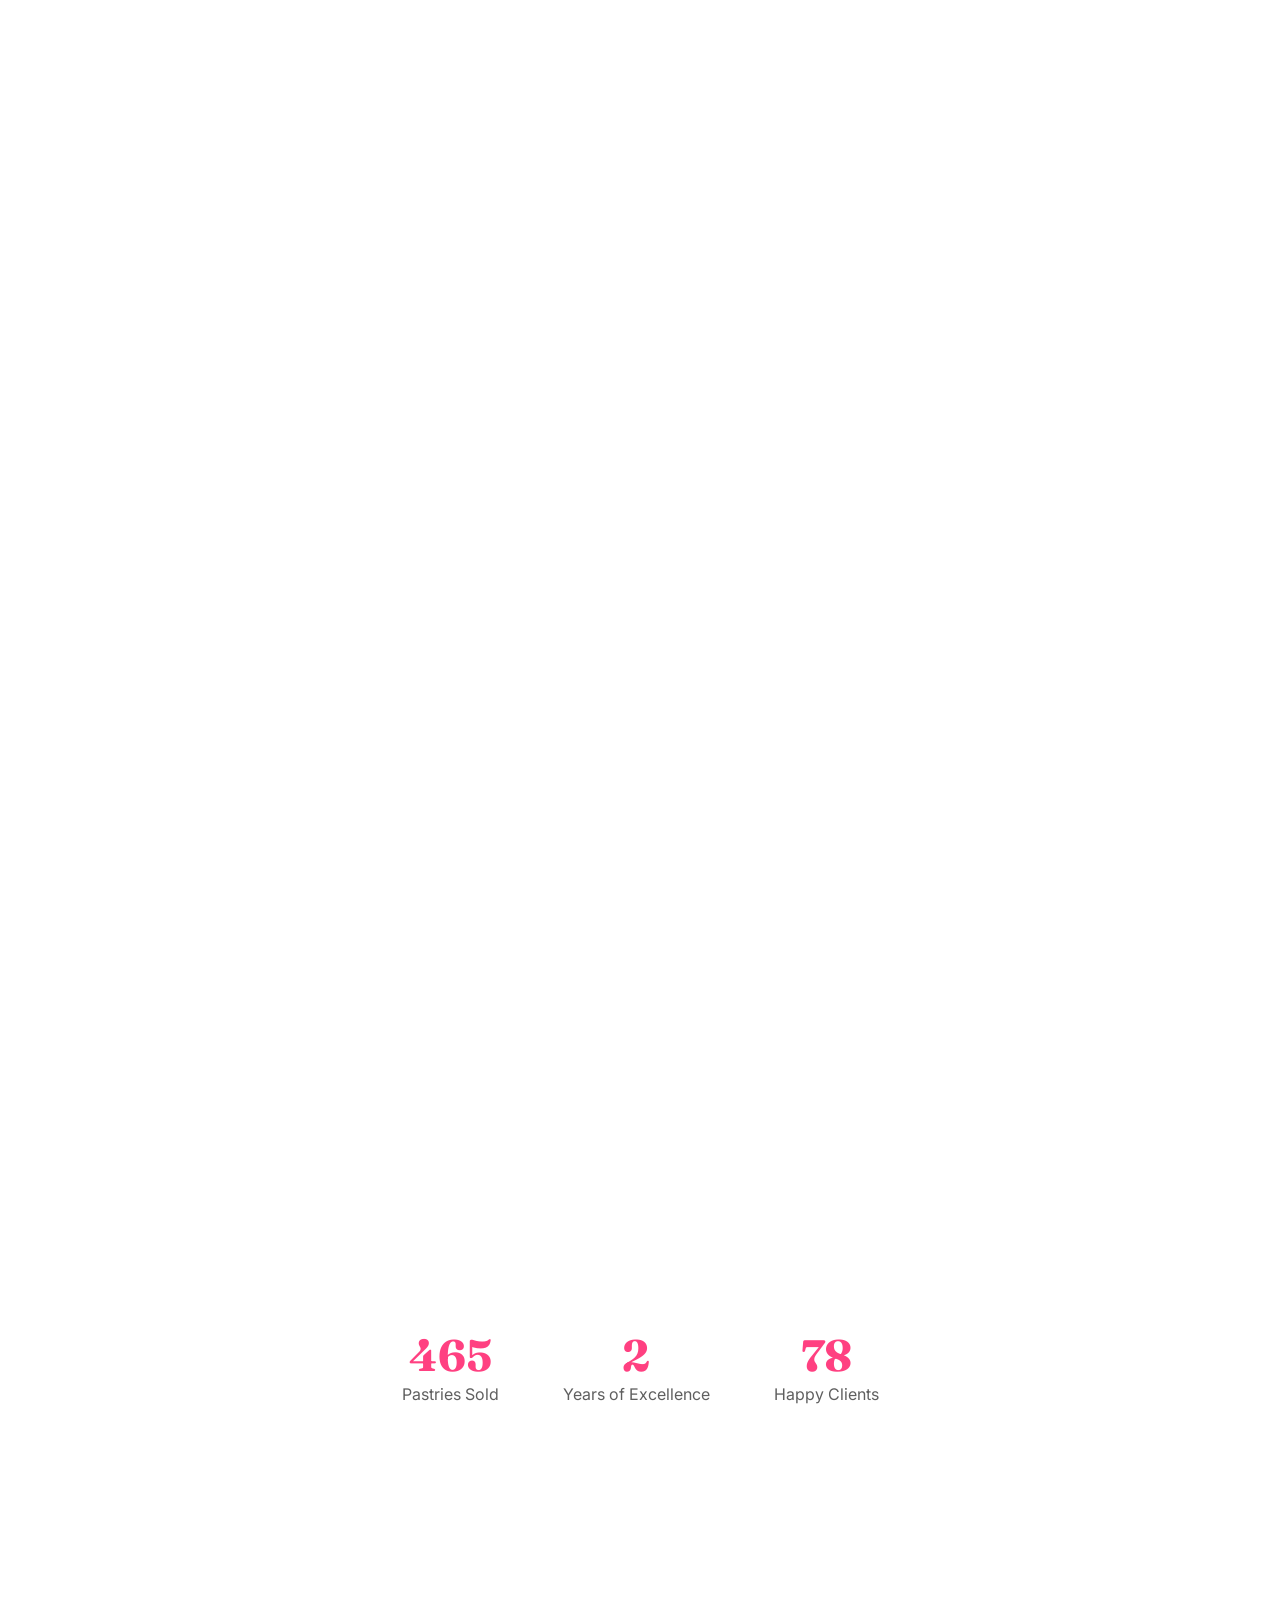
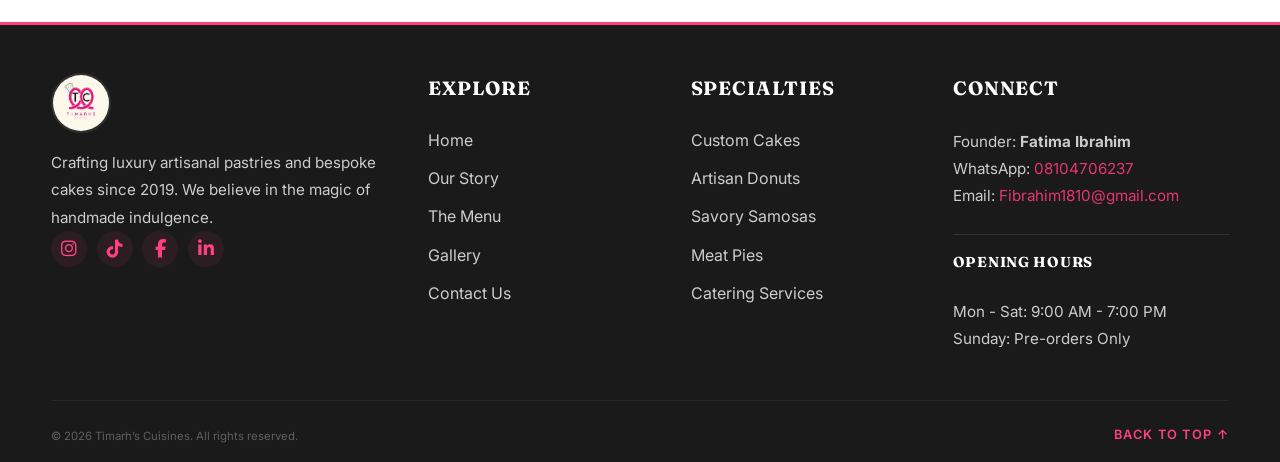
<file: home.html>
<!DOCTYPE html>
<html lang="en">
<head>
  <meta charset="UTF-8">
  <meta http-equiv="X-UA-Compatible" content="IE=edge">
  <meta name="viewport" content="width=device-width, initial-scale=1.0">

  <title>Timarh’s Cuisines | Home</title>
  <meta name="description" content="Discover our signature pastries, cakes, donuts, samosas, and meat pies. Luxury baked goods made fresh at Timarh’s Cuisines.">
  <meta name="keywords" content="Pastries, Cakes, Donuts, Samosas, Meat Pies, Catering, Luxury Desserts, Timarh Cuisines">
  <meta name="author" content="Fatima Ibrahim | Timarh’s Cuisines">

  <!-- Open Graph -->
  <meta property="og:title" content="Timarh’s Cuisines | Home">
  <meta property="og:description" content="Discover our signature pastries, cakes, donuts, samosas, and meat pies.">
  <meta property="og:type" content="website">
  <meta property="og:url" content="https://timarhs-cuisines.netlify.app/home.html">
  <meta property="og:image" content="placeholder-og-image.jpg">
  <meta property="og:site_name" content="Timarh’s Cuisines">

  <!-- Twitter Card -->
  <meta name="twitter:card" content="summary_large_image">
  <meta name="twitter:title" content="Timarh’s Cuisines | Home">
  <meta name="twitter:description" content="Discover our signature pastries, cakes, donuts, samosas, and meat pies.">
  <meta name="twitter:image" content="placeholder-og-image.jpg">

  <link rel="icon" href="favicon.ico" type="image/x-icon">
  <link href="https://fonts.googleapis.com/css2?family=Inter:wght@300;400;600;700&display=swap" rel="stylesheet">
  <link rel="stylesheet" href="https://cdnjs.cloudflare.com/ajax/libs/font-awesome/6.5.1/css/all.min.css" referrerpolicy="no-referrer"/>
  <link rel="stylesheet" href="style.css">
</head>
<body class="about-body-glass">

<header>
  <nav class="navbar glass" role="navigation" aria-label="Main navigation">
    <img src="logo.jpg" class="logo-brand" alt="Timarh's Cuisines logo">
    <div class="nav-icons">
      <a href="home.html" title="Home"><i class="fas fa-house"></i></a>
      <a href="about.html" title="About"><i class="fas fa-circle-info"></i></a>
      <a href="menu.html" title="Menu"><i class="fas fa-utensils"></i></a>
      <a href="gallery.html" title="Gallery"><i class="fas fa-images"></i></a>
      <a href="contact.html" title="Contact"><i class="fas fa-envelope"></i></a>
    </div>
    <button class="hamburger" aria-label="Toggle navigation" aria-expanded="false">☰</button>
    <div class="nav-links">
      <a href="home.html" class="active">Home</a>
      <a href="about.html">About</a>
      <a href="menu.html">Menu</a>
      <a href="gallery.html">Gallery</a>
      <a href="contact.html">Contact</a>
    </div>
  </nav>
</header>

<main class="hero-section container" id="top">
  <div class="hero-content">
    <h1 class="hero-title">Indulge in the Art of <br><span class="text-accent">Handcrafted Luxury</span></h1>
    <p class="hero-description">Experience the finest artisanal pastries and bespoke cakes in Kano. We blend traditional techniques with modern culinary artistry to create unforgettable flavors.</p>
    <div class="flex" style="margin-top: var(--space-4);">
      <a href="menu.html" class="btn-glow">Explore Menu</a>
      <a href="contact.html" class="btn-outline">Order Now</a>
    </div>
  </div>
  <div class="hero-carousel-circle">
    <img src="placeholder1.jpg" class="carousel-slide active" alt="Signature chocolate cake">
    <img src="placeholder2.jpg" class="carousel-slide" alt="Freshly glazed donuts">
    <img src="placeholder3.jpg" class="carousel-slide" alt="Golden meat pies">
    <img src="placeholder4.jpg" class="carousel-slide" alt="Elegant pastry assortment">
  </div>
</main>

<section class="section container">
  <div class="grid grid-auto">
    <div class="glass">
      <h2>Artisanal Craft</h2>
      <p>Handcrafted pastries made in small batches with premium ingredients, delivering indulgence you can taste.</p>
    </div>
    <div class="glass">
      <h2>Tailored Catering</h2>
      <p>From birthdays to corporate events, we curate memorable dessert experiences that align with your theme and budget.</p>
    </div>
    <div class="glass">
      <h2>Always Fresh</h2>
      <p>We bake to order so every bite arrives fresh, aromatic, and irresistibly delicious.</p>
    </div>
  </div>
</section>

<section class="section container glass">
  <h2 class="text-center">The Timarh Experience</h2>
  <div class="grid grid-auto" style="margin-top: var(--space-4);">
    <div>
      <h3>Quality Ingredients</h3>
      <p>We source only the finest Belgian chocolates, premium flour, and fresh farm dairy to ensure every bite is a luxury experience.</p>
    </div>
    <div>
      <h3>Handmade with Love</h3>
      <p>Our kitchen doesn't believe in assembly lines. Every cake is hand-decorated and every pastry is individually shaped.</p>
    </div>
  </div>
</section>

<section class="section container text-center">
  <h2>Our Baking Philosophy</h2>
  <p class="muted" style="max-width: 700px; margin-inline: auto;">"Baking is an art that requires patience and precision. At Timarh’s Cuisines, we don't just sell food; we sell memories wrapped in buttery crusts and silken ganache."</p>
  <div class="flex-center" style="margin-top: var(--space-4);">
    <div class="glass" style="padding: 2rem;">
      <i class="fas fa-leaf" style="font-size: 2rem; color: var(--brand);"></i>
      <h4 style="font-family: 'Fraunces', serif;">Always Natural</h4>
      <p>No artificial preservatives. Every ingredient is chosen for its purity and origin.</p>
    </div>
  </div>
</section>

<section class="section container">
  <h2 class="text-center" style="margin-bottom: var(--space-5);">The Artisan Process</h2>
  <div class="process-grid">
    <div class="process-card glass-premium">
      <span class="step-number">01</span>
      <h3>Sourcing</h3>
      <p>We hand-select organic flours and Grade-A butter from local artisanal producers.</p>
    </div>
    <div class="process-card glass-premium">
      <span class="step-number">02</span>
      <h3>Hand-Folding</h3>
      <p>Our dough is laminated by hand to create hundreds of whisper-thin, buttery layers.</p>
    </div>
    <div class="process-card glass-premium">
      <span class="step-number">03</span>
      <h3>Slow Fermentation</h3>
      <p>Time is our secret ingredient. We allow our dough to rest for 24 hours to develop deep flavor.</p>
    </div>
  </div>
</section>

<section class="section container">
  <div class="quote-banner glass-premium text-center">
    <i class="fas fa-quote-left" style="font-size: 2rem; color: var(--brand); margin-bottom: 1rem;"></i>
    <h2 style="font-style: italic;">"The best meat pie I have ever tasted in Kano. The crust is simply divine."</h2>
    <p class="muted">— DR. ADEREMI, PRIVATE CLIENT</p>
  </div>
</section>

<section class="featured glass flex-grid container">
  <div class="card">
    <img src="placeholder11.jpg" alt="Chocolate drip cake">
    <div class="card-overlay">
      <h3>Chocolate Cake</h3>
      <p>Rich layers with silken ganache and a velvety finish.</p>
    </div>
  </div>
  <div class="card">
    <img src="placeholder9.jpg" alt="Glazed donut stack">
    <div class="card-overlay">
      <h3>Glazed Donut</h3>
      <p>Light, airy, and gently sweet with a glossy glaze.</p>
    </div>
  </div>
  <div class="card">
    <img src="placeholder6.jpg" alt="Flaky meat pie">
    <div class="card-overlay">
      <h3>Meat Pie</h3>
      <p>Buttery crust encasing a perfectly seasoned filling.</p>
    </div>
  </div>
</section>

<section class="section container glass">
  <h2 class="text-center">Testimonials</h2>
  <div class="grid grid-auto" style="margin-top: var(--space-3);">
    <div class="glass">
      <p>“The cake was the showstopper of our event. Moist, elegant, and beyond delicious.”</p>
      <small>— Aisha, Abuja</small>
    </div>
    <div class="glass">
      <p>“Their donuts are addictive! Soft inside, slight crunch outside, perfect balance.”</p>
      <small>— Daniel, Kaduna</small>
    </div>
    <div class="glass">
      <p>“Professional service and incredible pastries—our guests couldn’t stop talking about them.”</p>
      <small>— Chinedu, Lagos</small>
    </div>
  </div>
</section>

<section class="counters glass flex-center">
  <div class="counter">
    <h3 class="count" data-target="1500">0</h3>
    <p>Pastries Sold</p>
  </div>
  <div class="counter">
    <h3 class="count" data-target="5">0</h3>
    <p>Years of Excellence</p>
  </div>
  <div class="counter">
    <h3 class="count" data-target="250">0</h3>
    <p>Happy Clients</p>
  </div>
</section>

<section class="section container glass" style="text-align: center;">
  <h2>Stay Updated</h2>
  <p class="muted">Subscribe to our newsletter for the latest offers and new menu items.</p>
  <form action="https://formspree.io/f/myourformid" method="POST" style="display: inline-flex; gap: 0.5rem; margin-top: var(--space-3);">
    <input type="email" name="email" placeholder="Your Email" required style="padding: 0.75rem; border-radius: var(--r-sm); border: 1px solid rgba(0,0,0,0.06);">
    <button type="submit" class="btn-glow">Subscribe</button>
  </form>
</section>

<a class="floating-whatsapp" href="https://wa.me/2348104706237" target="_blank"><i class="fab fa-whatsapp"></i></a>

<footer class="interactive-footer" role="contentinfo" aria-label="Site footer">
  <div class="footer-inner">
    <!-- Column 1: Brand -->
    <div class="footer-col brand-col">
      <img src="logo.jpg" class="footer-logo" alt="Timarh's Cuisines logo">
      <p class="footer-description">Crafting luxury artisanal pastries and bespoke cakes since 2019. We believe in the magic of handmade indulgence.</p>
      <div class="footer-social" aria-label="Social links">
        <a href="https://www.instagram.com/invites/contact/?igsh=1eicpa2mt61rb&utm_content=n9icaut" target="_blank" aria-label="Instagram"><i class="fab fa-instagram"></i></a>
        <a href="https://www.tiktok.com/@pt_timarh" target="_blank" aria-label="TikTok"><i class="fab fa-tiktok"></i></a>
        <a href="https://www.facebook.com/profile.php?id=100016958701906" target="_blank" aria-label="Facebook"><i class="fab fa-facebook-f"></i></a>
        <a href="https://www.linkedin.com/in/fatima-ibrahim-6bba03352" target="_blank" aria-label="LinkedIn"><i class="fab fa-linkedin-in"></i></a>
      </div>
    </div>

    <!-- Column 2: Navigation -->
    <div class="footer-col">
      <h4 class="footer-heading">Explore</h4>
      <ul class="footer-nav-list">
        <li><a href="home.html">Home</a></li>
        <li><a href="about.html">Our Story</a></li>
        <li><a href="menu.html">The Menu</a></li>
        <li><a href="gallery.html">Gallery</a></li>
        <li><a href="contact.html">Contact Us</a></li>
      </ul>
    </div>

    <!-- Column 3: Cuisine -->
    <div class="footer-col">
      <h4 class="footer-heading">Specialties</h4>
      <ul class="footer-nav-list">
        <li><a href="menu.html">Custom Cakes</a></li>
        <li><a href="menu.html">Artisan Donuts</a></li>
        <li><a href="menu.html">Savory Samosas</a></li>
        <li><a href="menu.html">Meat Pies</a></li>
        <li><a href="menu.html">Catering Services</a></li>
      </ul>
    </div>

    <!-- Column 4: Contact & Hours -->
    <div class="footer-col">
      <h4 class="footer-heading">Connect</h4>
      <p>Founder: <strong>Fatima Ibrahim</strong></p>
      <p>WhatsApp: <a href="https://wa.me/2348104706237">08104706237</a></p>
      <p>Email: <a href="mailto:Fibrahim1810@gmail.com">Fibrahim1810@gmail.com</a></p>
      <div class="opening-hours">
        <h4 class="footer-heading small">Opening Hours</h4>
        <p>Mon - Sat: 9:00 AM - 7:00 PM</p>
        <p>Sunday: Pre-orders Only</p>
      </div>
    </div>
  </div>

  <div class="footer-bottom">
    <small>© <span id="year"></span> Timarh’s Cuisines. All rights reserved.</small>
    <a href="#top" class="back-to-top">Back to top ↑</a>
  </div>
</footer>

<script src="script.js"></script>
</body>
</html>
</file>
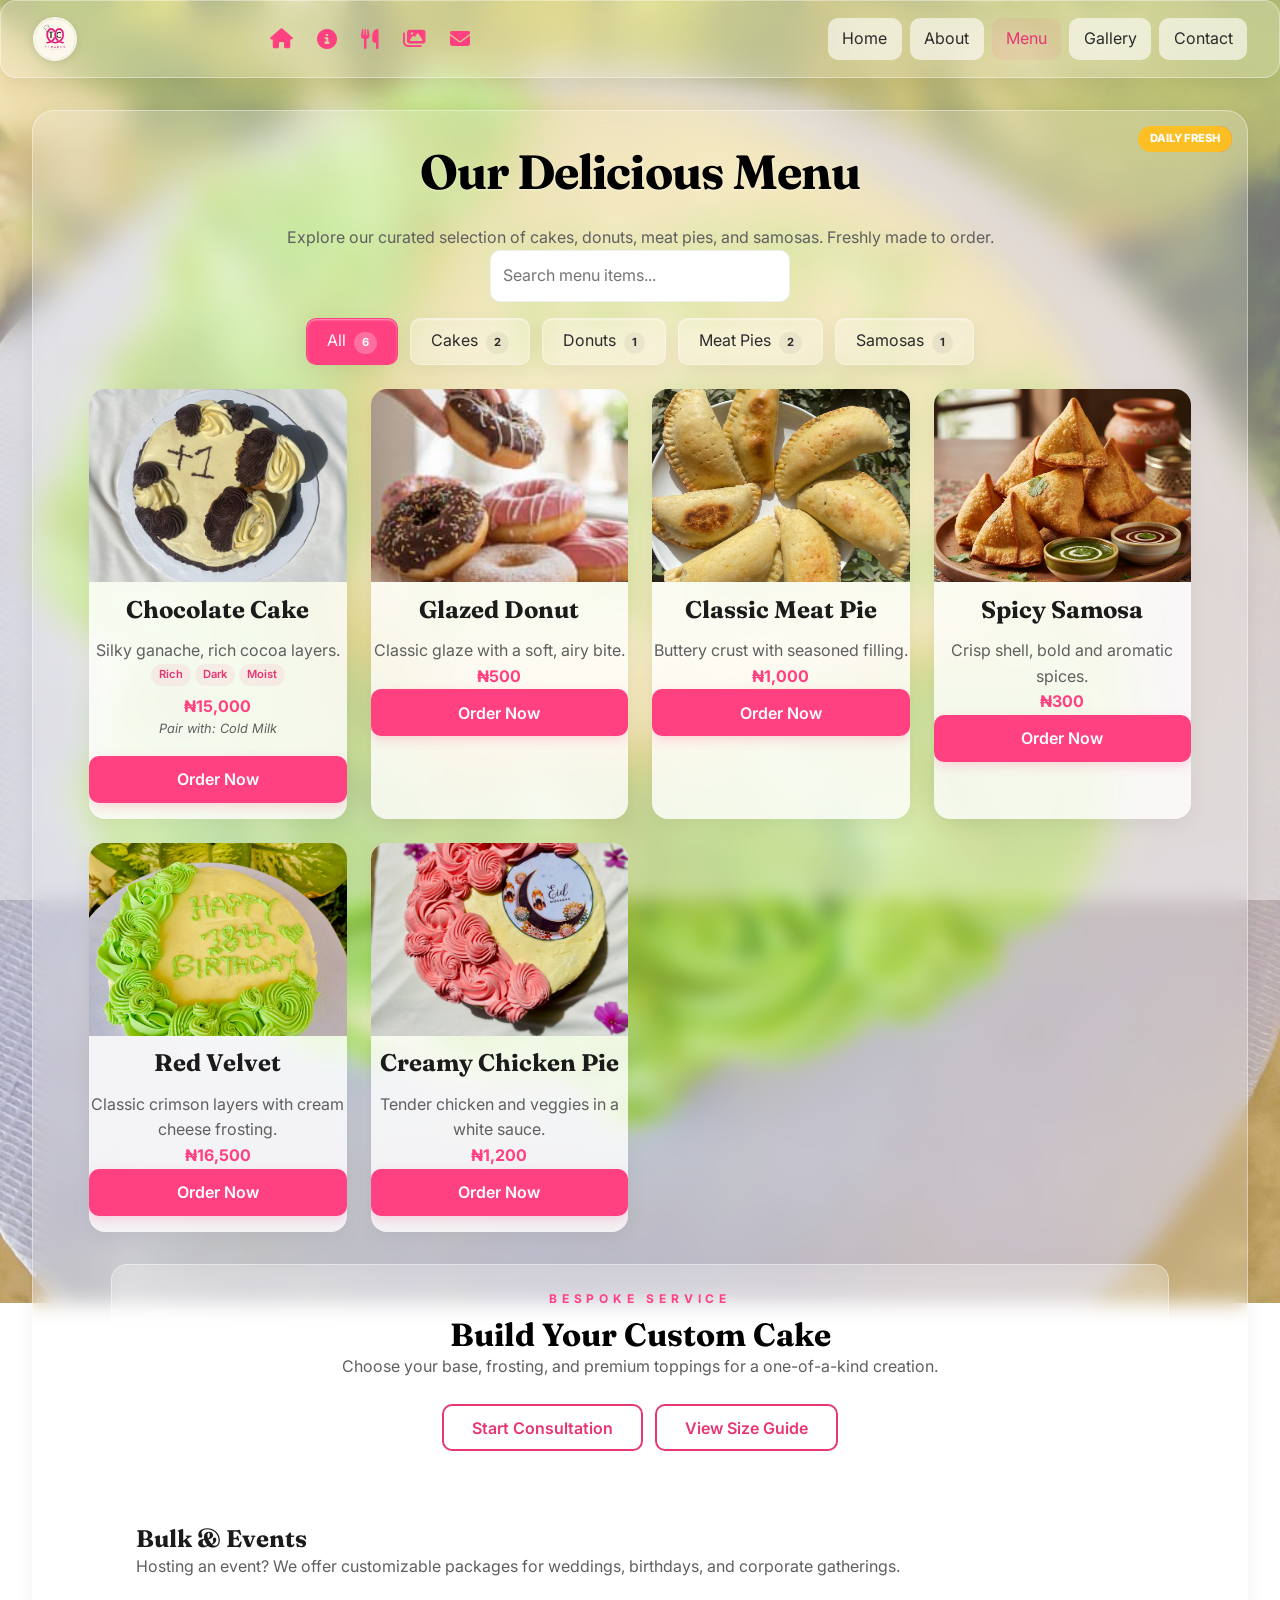
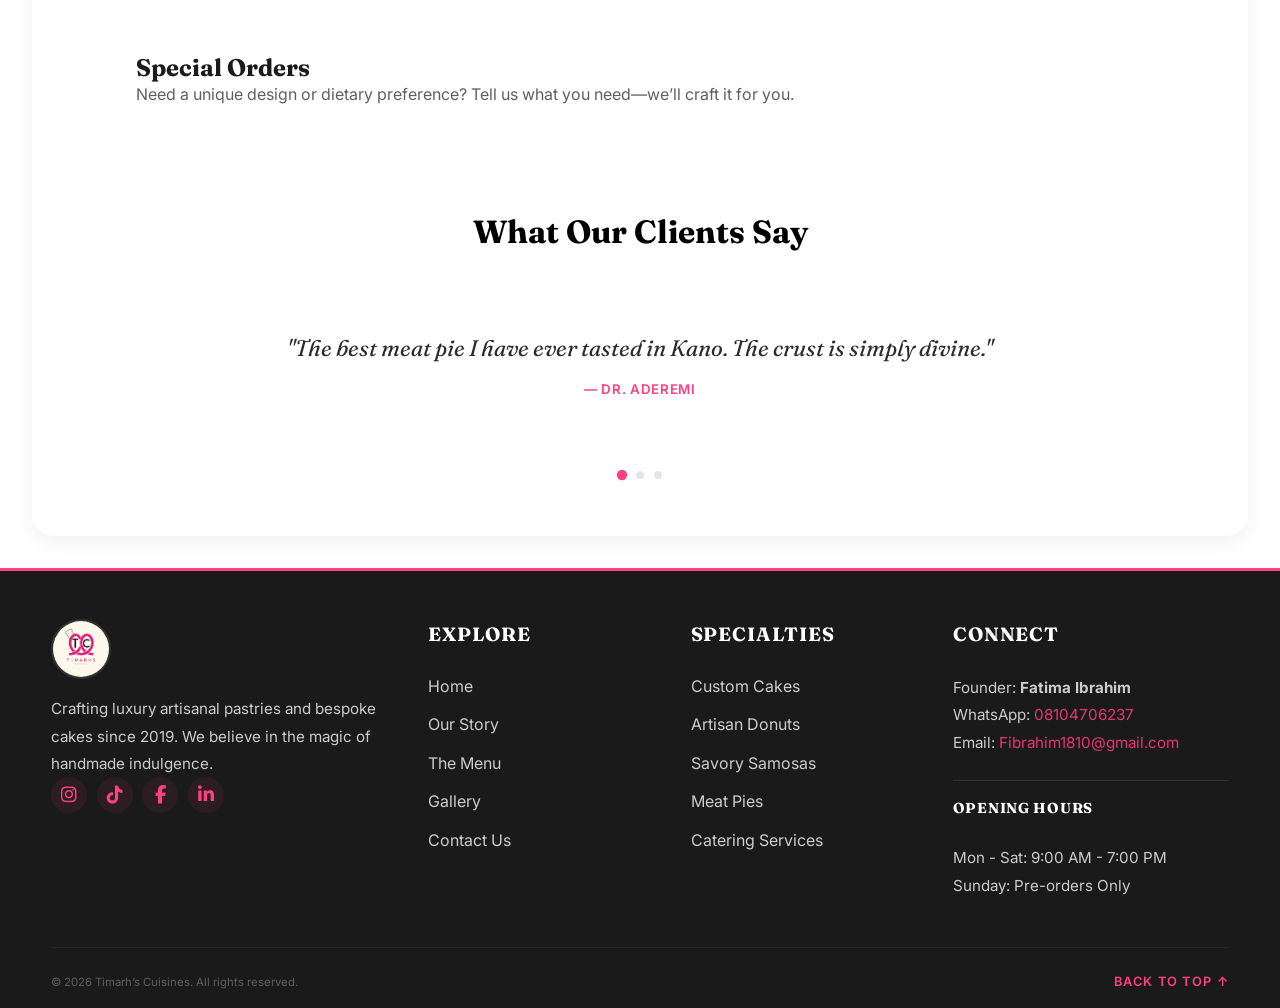
<file: menu.html>
<!DOCTYPE html>
<html lang="en">
<head>
  <meta charset="UTF-8">
  <meta http-equiv="X-UA-Compatible" content="IE=edge">
  <meta name="viewport" content="width=device-width, initial-scale=1.0">

  <title>Menu | Timarh’s Cuisines</title>
  <meta name="description" content="Explore Timarh’s Cuisines menu: luxury cakes, pastries, donuts, samosas, and meat pies crafted to perfection.">
  <meta name="keywords" content="Menu, Pastries, Cakes, Donuts, Samosas, Meat Pies, Luxury Desserts, Catering">
  <meta name="author" content="Fatima Ibrahim | Timarh’s Cuisines">

  <!-- Open Graph -->
  <meta property="og:title" content="Menu | Timarh’s Cuisines">
  <meta property="og:description" content="Explore our luxury cakes, pastries, donuts, samosas, and meat pies menu.">
  <meta property="og:type" content="website">
  <meta property="og:url" content="https://timarhs-cuisines.netlify.app/menu.html">
  <meta property="og:image" content="placeholder-og-image.jpg">
  <meta property="og:site_name" content="Timarh’s Cuisines">

  <!-- Twitter Card -->
  <meta name="twitter:card" content="summary_large_image">
  <meta name="twitter:title" content="Menu | Timarh’s Cuisines">
  <meta name="twitter:description" content="Explore our luxury cakes, pastries, donuts, samosas, and meat pies menu.">
  <meta name="twitter:image" content="placeholder-og-image.jpg">

  <link rel="icon" href="favicon.ico" type="image/x-icon">
  <link href="https://fonts.googleapis.com/css2?family=Inter:wght@300;400;600;700&display=swap" rel="stylesheet">
  <link rel="stylesheet" href="https://cdnjs.cloudflare.com/ajax/libs/font-awesome/6.5.1/css/all.min.css" referrerpolicy="no-referrer"/>
  <link rel="stylesheet" href="style.css">
</head>
<body class="about-body-glass">

<header>
  <nav class="navbar glass">
    <img src="logo.jpg" class="logo-brand" alt="Logo">
    <div class="nav-icons">
      <a href="home.html" title="Home"><i class="fas fa-house"></i></a>
      <a href="about.html" title="About"><i class="fas fa-circle-info"></i></a>
      <a href="menu.html" title="Menu"><i class="fas fa-utensils"></i></a>
      <a href="gallery.html" title="Gallery"><i class="fas fa-images"></i></a>
      <a href="contact.html" title="Contact"><i class="fas fa-envelope"></i></a>
    </div>
    <button class="hamburger">☰</button>
    <div class="nav-links">
      <a href="home.html">Home</a>
      <a href="about.html">About</a>
      <a href="menu.html" class="active">Menu</a>
      <a href="gallery.html">Gallery</a>
      <a href="contact.html">Contact</a>
    </div>
  </nav>
</header>

<section class="menu-section glass">
  <h1>Our Delicious Menu</h1>
  <p class="text-center muted">Explore our curated selection of cakes, donuts, meat pies, and samosas. Freshly made to order.</p>
  <div class="menu-search" style="text-align: center; margin-bottom: var(--space-3);">
    <input type="text" id="menu-search" placeholder="Search menu items..." style="padding: 0.75rem; border-radius: var(--r-sm); border: 1px solid rgba(0,0,0,0.06); width: 100%; max-width: 300px;">
  </div>
  <div class="menu-filters">
    <button data-filter="all" class="active">All</button>
    <button data-filter="cakes">Cakes</button>
    <button data-filter="donuts">Donuts</button>
    <button data-filter="meatpies">Meat Pies</button>
    <button data-filter="samosas">Samosas</button>
  </div>

  <div class="menu-grid">
    <div class="menu-card cakes">
      <div class="card-tag">SIGNATURE</div>
      <img src="placeholder2.jpg" alt="Chocolate Cake" loading="lazy">
      <h3>Chocolate Cake</h3>
      <p class="muted">Silky ganache, rich cocoa layers.</p>
      <div class="flavor-palette"><span>Rich</span><span>Dark</span><span>Moist</span></div>
      <p class="price" style="font-weight: bold; color: var(--brand);">₦15,000</p>
      <p class="pairing-note">Pair with: <em>Cold Milk</em></p>
      <a href="https://wa.me/2348104706237?text=I%20want%20to%20order%20Chocolate%20Cake" class="btn-glow">Order Now</a>
    </div>
    <div class="menu-card donuts">
      <div class="card-tag" style="background: #fbbf24;">DAILY FRESH</div>
      <img src="placeholder9.jpg" alt="Glazed Donut" loading="lazy">
      <h3>Glazed Donut</h3>
      <p class="muted">Classic glaze with a soft, airy bite.</p>
      <p class="price" style="font-weight: bold; color: var(--brand);">₦500</p>
      <a href="https://wa.me/2348104706237?text=I%20want%20to%20order%20Glazed%20Donut" class="btn-glow">Order Now</a>
    </div>
    <div class="menu-card meatpies">
      <img src="placeholder6.jpg" alt="Classic Meat Pie" loading="lazy">
      <h3>Classic Meat Pie</h3>
      <p class="muted">Buttery crust with seasoned filling.</p>
      <p class="price" style="font-weight: bold; color: var(--brand);">₦1,000</p>
      <a href="https://wa.me/2348104706237?text=I%20want%20to%20order%20Classic%20Meat%20Pie" class="btn-glow">Order Now</a>
    </div>
    <div class="menu-card samosas">
      <img src="placeholder12.jpg" alt="Spicy Samosa" loading="lazy">
      <h3>Spicy Samosa</h3>
      <p class="muted">Crisp shell, bold and aromatic spices.</p>
      <p class="price" style="font-weight: bold; color: var(--brand);">₦300</p>
      <a href="https://wa.me/2348104706237?text=I%20want%20to%20order%20Spicy%20Samosa" class="btn-glow">Order Now</a>
    </div>
    <div class="menu-card cakes">
      <img src="placeholder10.jpg" alt="Red Velvet Cake" loading="lazy">
      <h3>Red Velvet</h3>
      <p class="muted">Classic crimson layers with cream cheese frosting.</p>
      <p class="price" style="font-weight: bold; color: var(--brand);">₦16,500</p>
      <a href="https://wa.me/2348104706237?text=I%20want%20to%20order%20Red%20Velvet%20Cake" class="btn-glow">Order Now</a>
    </div>
    <div class="menu-card meatpies">
      <img src="placeholder1.jpg" alt="Chicken Pie" loading="lazy">
      <h3>Creamy Chicken Pie</h3>
      <p class="muted">Tender chicken and veggies in a white sauce.</p>
      <p class="price" style="font-weight: bold; color: var(--brand);">₦1,200</p>
      <a href="https://wa.me/2348104706237?text=I%20want%20to%20order%20Chicken%20Pie" class="btn-glow">Order Now</a>
    </div>
  </div>

  <!-- New Section: Build Your Own -->
  <div class="section container glass text-center" style="margin-top: var(--space-5);">
    <span class="hero-subtitle" style="color: var(--brand);">BESPOKE SERVICE</span>
    <h2>Build Your Custom Cake</h2>
    <p class="muted">Choose your base, frosting, and premium toppings for a one-of-a-kind creation.</p>
    <div class="flex-center" style="margin-top: var(--space-4);">
      <a href="contact.html" class="btn-outline">Start Consultation</a>
      <button id="size-guide-btn" class="btn-outline">View Size Guide</button>
    </div>
  </div>

  <div class="grid container" style="margin-top: var(--space-4);">
    <div class="glass">
      <h3>Bulk & Events</h3>
      <p>Hosting an event? We offer customizable packages for weddings, birthdays, and corporate gatherings.</p>
    </div>
    <div class="glass">
      <h3>Special Orders</h3>
      <p>Need a unique design or dietary preference? Tell us what you need—we’ll craft it for you.</p>
    </div>
  </div>

  <!-- Testimonials Slider -->
  <div class="testimonials-slider section" style="margin-top: var(--space-5);">
    <h2 class="text-center">What Our Clients Say</h2>
    <div class="slider-wrapper">
      <div class="testimonial-slide active">
        <p>"The best meat pie I have ever tasted in Kano. The crust is simply divine."</p>
        <small>— Dr. Aderemi</small>
      </div>
      <div class="testimonial-slide">
        <p>"The cake was the showstopper of our event. Moist, elegant, and beyond delicious."</p>
        <small>— Aisha, Abuja</small>
      </div>
      <div class="testimonial-slide">
        <p>"Their donuts are addictive! Soft inside, slight crunch outside, perfect balance."</p>
        <small>— Daniel, Kaduna</small>
      </div>
    </div>
    <div class="slider-dots">
      <span class="dot active"></span>
      <span class="dot"></span>
      <span class="dot"></span>
    </div>
  </div>

  <!-- Size Guide Modal -->
  <div id="size-guide-modal" class="modal">
    <div class="modal-content glass-premium">
      <span class="close-modal">&times;</span>
      <h2 class="text-center">Cake Size Guide</h2>
      <p class="text-center muted">Finding the perfect size for your celebration.</p>
      <div class="size-grid" style="margin-top: var(--space-4);">
        <div class="size-item">
          <i class="fas fa-cake-candles" style="font-size: 1.5rem;"></i>
          <h4>6" Mini</h4>
          <p>Serves 8-12</p>
          <small>Perfect for intimate gatherings.</small>
        </div>
        <div class="size-item">
          <i class="fas fa-cake-candles" style="font-size: 2rem;"></i>
          <h4>8" Standard</h4>
          <p>Serves 15-20</p>
          <small>Our most popular party size.</small>
        </div>
        <div class="size-item">
          <i class="fas fa-cake-candles" style="font-size: 2.5rem;"></i>
          <h4>10" Large</h4>
          <p>Serves 30-40</p>
          <small>Great for large celebrations.</small>
        </div>
      </div>
      <div class="text-center" style="margin-top: var(--space-4);">
        <p class="muted"><em>Note: Serving sizes are approximate based on party slices. For tiered cakes, please consult with us directly.</em></p>
      </div>
    </div>
  </div>
</section>

<footer class="interactive-footer" role="contentinfo" aria-label="Site footer">
  <div class="footer-inner">
    <!-- Column 1: Brand -->
    <div class="footer-col brand-col">
      <img src="logo.jpg" class="footer-logo" alt="Timarh's Cuisines logo">
      <p class="footer-description">Crafting luxury artisanal pastries and bespoke cakes since 2019. We believe in the magic of handmade indulgence.</p>
      <div class="footer-social" aria-label="Social links">
        <a href="https://www.instagram.com/invites/contact/?igsh=1eicpa2mt61rb&utm_content=n9icaut" target="_blank" aria-label="Instagram"><i class="fab fa-instagram"></i></a>
        <a href="https://www.tiktok.com/@pt_timarh" target="_blank" aria-label="TikTok"><i class="fab fa-tiktok"></i></a>
        <a href="https://www.facebook.com/profile.php?id=100016958701906" target="_blank" aria-label="Facebook"><i class="fab fa-facebook-f"></i></a>
        <a href="https://www.linkedin.com/in/fatima-ibrahim-6bba03352" target="_blank" aria-label="LinkedIn"><i class="fab fa-linkedin-in"></i></a>
      </div>
    </div>

    <!-- Column 2: Navigation -->
    <div class="footer-col">
      <h4 class="footer-heading">Explore</h4>
      <ul class="footer-nav-list">
        <li><a href="home.html">Home</a></li>
        <li><a href="about.html">Our Story</a></li>
        <li><a href="menu.html">The Menu</a></li>
        <li><a href="gallery.html">Gallery</a></li>
        <li><a href="contact.html">Contact Us</a></li>
      </ul>
    </div>

    <!-- Column 3: Cuisine -->
    <div class="footer-col">
      <h4 class="footer-heading">Specialties</h4>
      <ul class="footer-nav-list">
        <li><a href="menu.html">Custom Cakes</a></li>
        <li><a href="menu.html">Artisan Donuts</a></li>
        <li><a href="menu.html">Savory Samosas</a></li>
        <li><a href="menu.html">Meat Pies</a></li>
        <li><a href="menu.html">Catering Services</a></li>
      </ul>
    </div>

    <!-- Column 4: Contact & Hours -->
    <div class="footer-col">
      <h4 class="footer-heading">Connect</h4>
      <p>Founder: <strong>Fatima Ibrahim</strong></p>
      <p>WhatsApp: <a href="https://wa.me/2348104706237">08104706237</a></p>
      <p>Email: <a href="mailto:Fibrahim1810@gmail.com">Fibrahim1810@gmail.com</a></p>
      <div class="opening-hours">
        <h4 class="footer-heading small">Opening Hours</h4>
        <p>Mon - Sat: 9:00 AM - 7:00 PM</p>
        <p>Sunday: Pre-orders Only</p>
      </div>
    </div>
  </div>
  <div class="footer-bottom">
    <small>© <span id="year"></span> Timarh’s Cuisines. All rights reserved.</small>
    <a href="#top" class="back-to-top">Back to top ↑</a>
  </div>
</footer>

<script src="script.js"></script>
</body>
</html>
</file>
<file: style.css>
/*
  Timarh’s Cuisines – Modern UI System
  - Exclusive font pairing
  - Design tokens (colors, spacing, radius, shadows)
  - Responsive layout utilities
  - Upgraded components (navbar, hero, cards, gallery, forms)
  - Redesigned modern footer
*/

/* Google Fonts: Fraunces (display) + Inter (text) */
@import url('https://fonts.googleapis.com/css2?family=Fraunces:opsz,wght@9..144,300;9..144,400;9..144,600;9..144,700&family=Inter:wght@300;400;500;600;700&display=swap');

/* CSS Reset (modern) */
* { box-sizing: border-box; }
html, body, h1, h2, h3, h4, h5, h6, p, figure, blockquote, dl, dd { margin: 0; }
ul[role='list'], ol[role='list'] { list-style: none; }
html:focus-within { scroll-behavior: smooth; }
body { min-height: 100vh; text-rendering: optimizeLegibility; line-height: 1.6; overflow-x: hidden; width: 100%; position: relative; }
a:not([class]) { text-decoration-skip-ink: auto; }
img, picture { max-width: 100%; display: block; }
input, button, textarea, select { font: inherit; }

/* Tokens */
:root {
  /* Brand */
  --brand: #ff4081;
  --brand-600: #e63673;
  --brand-100: rgba(255,64,129,0.08);

  /* Neutral */
  --bg: #fdf8f4;
  --surface: rgba(255,255,255,0.6);
  --text: #2b2b2b;
  --muted: #5f5f5f;

  /* Accents */
  --glass-border: rgba(255,255,255,0.35);
  --glass-surface: rgba(255,255,255,0.18);
  --shadow: 0 10px 30px rgba(0,0,0,0.08);
  --shadow-soft: 0 6px 20px rgba(0,0,0,0.06);

  /* Radius & spacing */
  --r-sm: 10px;
  --r-md: 16px;
  --r-lg: 22px;
  --space-1: .5rem;  /* 8px */
  --space-2: .75rem; /* 12px */
  --space-3: 1rem;   /* 16px */
  --space-4: 1.5rem; /* 24px */
  --space-5: 2rem;   /* 32px */
  --space-6: 3rem;   /* 48px */
}



/* Base Typography */
body {
  background: var(--bg);
  color: var(--text);
  font-family: 'Inter', -apple-system, BlinkMacSystemFont, 'Segoe UI', Roboto, 'Helvetica Neue', Arial, sans-serif;
  -webkit-font-smoothing: antialiased;
  -moz-osx-font-smoothing: grayscale;
}

h1, h2, h3 { font-family: 'Fraunces', Georgia, 'Times New Roman', serif; line-height: 1.2; color: #1b1b1b; }
h1 { font-size: clamp(2rem, 4vw, 3rem); letter-spacing: -0.02em; }
h2 { font-size: clamp(1.5rem, 2.5vw, 2.125rem); }
h3 { font-size: clamp(1.125rem, 2vw, 1.5rem); }

p { color: var(--muted); font-size: 1rem; }
small { color: var(--muted); }

/* Links + Focus */
a { color: var(--brand-600); text-decoration: none; }
a:hover { color: var(--brand); }
:focus { outline: none; }
a:focus-visible, button:focus-visible, input:focus-visible, textarea:focus-visible {
  outline: 3px solid rgba(255,64,129,0.25);
  outline-offset: 3px;
  border-radius: var(--r-sm);
}

/* Utilities */
.container { width: min(1100px, 92%); margin-inline: auto; }
.flex { display: flex; gap: var(--space-3); }
.flex-center { display: flex; align-items: center; justify-content: center; gap: var(--space-2); }
.grid { display: grid; gap: var(--space-4); }
.grid-auto { grid-template-columns: repeat(auto-fit, minmax(250px, 1fr)); }
.section { padding: var(--space-6) 0; }
.text-center { text-align: center; }
.muted { color: var(--muted); }


/* Glassmorphism */
.glass { backdrop-filter: blur(10px); background: var(--glass-surface); border-radius: var(--r-md); border: 1px solid var(--glass-border); padding: var(--space-4); }

/* Buttons */
.btn, .btn-glow, .btn-outline { 
  display: inline-flex; 
  align-items: center; 
  justify-content: center; 
  gap: .5rem; 
  padding: 0.85rem 1.75rem; 
  border-radius: var(--r-sm); 
  font-weight: 600; 
  font-size: 1rem;
  transition: all .25s cubic-bezier(0.4, 0, 0.2, 1); 
  cursor: pointer;
  border: 2px solid transparent;
  white-space: nowrap;
  text-decoration: none;
  line-height: 1;
  position: relative;
  overflow-x: hidden;
}
.btn-glow { background: var(--brand); color: #fff; border-color: var(--brand); box-shadow: 0 4px 12px rgba(255,64,129,0.2); }
.btn-glow:hover { transform: translateY(-1px); box-shadow: 0 8px 24px rgba(255,64,129,0.35); }
.btn-outline { background: transparent; color: var(--brand-600); border-color: var(--brand-600); }
.btn-outline:hover { background: var(--brand); color: #fff; transform: translateY(-1px); }

/* Navbar */
.navbar { position: sticky; top: 0; z-index: 1000; display: flex; align-items: center; justify-content: space-between; padding: var(--space-3) var(--space-5); background: var(--bg); box-shadow: var(--shadow-soft); }
.navbar .logo-brand { width: 44px; height: 44px; border-radius: 50%; object-fit: cover; border: 2px solid rgba(255,255,255,0.8); box-shadow: 0 2px 8px rgba(0,0,0,0.1); flex: none; animation: floating-navbar 3s ease-in-out infinite; will-change: transform; }
.navbar > * { flex: 1; }

/* Header Icons */
.nav-icons { display: flex; gap: 1.5rem; justify-content: center; margin: 0; }
.nav-icons a { color: var(--brand); font-size: 1.25rem; transition: transform 0.3s ease; }
.nav-icons a:hover { transform: translateY(-3px) scale(1.1); color: var(--brand-600); }

.nav-links { display: flex; gap: .5rem; justify-content: flex-end; }
.nav-links a { color: var(--text); padding: .5rem .9rem; border-radius: var(--r-sm); background: rgba(255,255,255,0.6); transition: .25s ease; white-space: nowrap; }
.nav-links a:hover, .nav-links a.active { background: var(--brand-100); color: var(--brand-600); }
.hamburger { display: none; font-size: 1.75rem; background: none; border: none; cursor: pointer; }

/* Home Hero Section */
.hero-section { 
  display: grid; 
  grid-template-columns: 0.8fr 1.2fr;
  grid-template-areas: "image text";
  align-items: center; 
  gap: var(--space-6); 
  padding: var(--space-6) 0;
  /* Force immediate visibility and disable animations that cause blurriness */
  opacity: 1 !important; 
  transform: none !important; 
  visibility: visible !important;
  transition: none !important;
  backface-visibility: hidden;
}

.hero-content { 
  grid-area: text;
  text-align: left; position: relative; z-index: 5; 
  transform: translateZ(0); -webkit-font-smoothing: subpixel-antialiased; 
  will-change: opacity, transform; 
}
.hero-content h1, .hero-content p { opacity: 1 !important; }
.hero-content h1 { font-size: clamp(2.5rem, 5vw, 4rem); margin-bottom: var(--space-3); color: #1b1b1b; }
.hero-content p { font-size: 1.15rem; max-width: 540px; color: var(--muted); line-height: 1.8; }
.hero-content .flex { justify-content: flex-start; align-items: center; margin-top: var(--space-4); }

.hero-carousel-circle { 
  grid-area: image;
  position: relative; 
  overflow: hidden; 
  aspect-ratio: 1/1; 
  width: min(90vw, 500px);
  max-width: 500px;
  border-radius: 50%; 
  box-shadow: var(--shadow); 
  border: 8px solid #fff;
  outline: 2px solid var(--brand-100);
  animation: floating-hero 4s ease-in-out infinite;
}

@keyframes floating-hero {
  0%, 100% { transform: translateY(0); }
  50% { transform: translateY(-18px); }
}

@keyframes floating-navbar {
  0%, 100% { transform: translateY(0); }
  50% { transform: translateY(-4px); }
}

.carousel-slide { width: 100%; height: 100%; object-fit: cover; position: absolute; inset: 0; opacity: 0; transition: opacity 1s ease; }
.carousel-slide.active { opacity: 1; }

/* Legacy compatibility for carousel logic */
.hero-carousel { position: relative; overflow: hidden; height: clamp(50vh, 70vh, 80vh); border-radius: var(--r-lg); margin: var(--space-5) auto; width: min(1200px, 94%); box-shadow: var(--shadow); }

/* Landing Page */
.landing-page { 
  min-height: 100dvh;
  background: transparent; 
  display: flex; 
  width: 100%;
  justify-content: center;
  align-items: center;
  position: relative; 
  overflow-x: hidden;
  padding: var(--space-6) 0;
}

/* Landing Background Slider */
.landing-bg-slides {
  position: absolute;
  inset: 0;
  z-index: 0;
}
.bg-slide {
  position: absolute;
  inset: 0;
  background-size: cover;
  background-position: center;
  opacity: 0;
  transition: opacity 2s ease-in-out;
  will-change: transform;
  animation: bgZoom 20s infinite alternate ease-in-out;
}
.bg-slide.active { opacity: 1; }

/* Marquee Animation */
.announcement-marquee {
  position: absolute;
  top: 0;
  width: 100%;
  background: var(--brand);
  color: #fff;
  padding: 8px 0;
  z-index: 10;
  overflow: hidden;
  font-size: 0.8rem;
  font-weight: 700;
  letter-spacing: 0.1em;
  text-transform: uppercase;
}

.marquee-content {
  display: flex;
  white-space: nowrap;
  gap: 4rem;
  animation: marquee-scroll 25s linear infinite;
  width: max-content;
}

@keyframes marquee-scroll {
  from { transform: translateX(100%); }
  to { transform: translateX(-100%); }
}

@keyframes bgZoom {
  from { transform: scale(1); }
  to { transform: scale(1.1); }
}

.landing-vignette {
  position: absolute;
  inset: 0;
  background: radial-gradient(circle, rgba(255,255,255,0.1) 0%, rgba(0,0,0,0.3) 100%);
  z-index: 1;
}

.glass-premium {
  backdrop-filter: blur(15px);
  background: rgba(255, 255, 255, 0.12);
  border: 1px solid rgba(255, 255, 255, 0.25);
  box-shadow: 0 25px 50px -12px rgba(0, 0, 0, 0.5), inset 0 0 20px rgba(255,255,255,0.1);
  padding: var(--space-5) var(--space-4);
  max-width: 580px;
  width: min(92%, 580px);
  position: relative;
  z-index: 2;
  border-radius: var(--r-lg);
  animation: revealUp 1.2s cubic-bezier(0.16, 1, 0.3, 1);
}

/* Signature Grid Styles */
.signature-grid {
  display: grid;
  grid-template-columns: repeat(auto-fit, minmax(250px, 1fr));
  gap: var(--space-4);
}

.signature-card {
  position: relative;
  padding: 0 !important;
  overflow: hidden;
  transition: transform 0.4s ease;
}

.signature-card img {
  width: 100%;
  height: 250px;
  object-fit: cover;
  transition: transform 0.6s ease;
}

.signature-card:hover img { transform: scale(1.1); }

.signature-card h3, .signature-card p { padding: 0 var(--space-4); }
.signature-card h3 { margin-top: var(--space-3); }
.signature-card p { margin-bottom: var(--space-4); font-size: 0.9rem; }

.card-tag {
  position: absolute;
  top: 15px; right: 15px;
  background: var(--brand);
  color: #fff;
  padding: 4px 12px;
  border-radius: 20px;
  font-size: 0.7rem;
  font-weight: 800;
  z-index: 2;
}

.hero-subtitle { font-size: 0.75rem; letter-spacing: 0.4em; color: rgba(255,255,255,0.8); font-weight: 700; margin-bottom: 0.5rem; display: block; }
.hero-title { margin: var(--space-2) 0; font-size: clamp(2rem, 8vw, 3.2rem) !important; color: #fff !important; line-height: 1.1; }
.text-accent { font-family: 'Inter', sans-serif; font-style: italic; font-weight: 300; opacity: 0.9; }
.hero-description { color: rgba(255,255,255,0.9) !important; font-size: clamp(1rem, 4vw, 1.15rem); max-width: 450px; margin-bottom: var(--space-4); line-height: 1.6; }

.hero-logo { margin-bottom: var(--space-3); transition: transform 0.5s ease; }
.hero-logo:hover { transform: rotate(5deg) scale(1.05); }

@keyframes revealUp {
  from { opacity: 0; transform: translateY(30px); filter: blur(10px); }
  to { opacity: 1; transform: translateY(0); filter: blur(0); }
}

/* Scroll Indicator */
.scroll-indicator {
  position: absolute;
  bottom: 2rem;
  z-index: 2;
  opacity: 0.7;
}

.mouse {
  width: 24px;
  height: 40px;
  border: 2px solid #fff;
  border-radius: 12px;
  position: relative;
}

.mouse::before {
  content: '';
  position: absolute;
  top: 8px;
  left: 50%;
  width: 4px;
  height: 4px;
  background: #fff;
  margin-left: -2px;
  border-radius: 50%;
  animation: scrollAnim 2s infinite;
}

@keyframes scrollAnim {
  0% { transform: translateY(0); opacity: 1; }
  100% { transform: translateY(15px); opacity: 0; }
}

.landing-overlay { text-align: center; color: #fff; padding: var(--space-5); display: grid; justify-items: center; gap: .75rem; }
.landing-overlay h1 { font-size: clamp(1.8rem, 5vw, 3rem); text-shadow: 0 2px 10px rgba(0,0,0,0.3); }
.landing-overlay p { margin-top: .25rem; font-weight: 500; text-shadow: 0 1px 5px rgba(0,0,0,0.2); }
/* Ensure landing logo is a perfect circle and centered */
.landing-overlay .logo-brand { width: 120px; height: 120px; border-radius: 50%; object-fit: cover; border: 3px solid rgba(255,255,255,0.85); box-shadow: 0 10px 30px rgba(0,0,0,0.25); }

/* Specialty Grid & Exclusive Hover Effects */
.specialty-grid {
  display: grid;
  grid-template-columns: repeat(auto-fit, minmax(240px, 1fr));
  gap: var(--space-4);
  margin-top: var(--space-4);
}

.specialty-card {
  text-align: center;
  padding: var(--space-5);
  transition: all 0.4s cubic-bezier(0.175, 0.885, 0.32, 1.275);
  border: 1px solid transparent;
}

.specialty-card:hover {
  transform: translateY(-12px) scale(1.02);
  background: rgba(255, 255, 255, 0.8);
  border-color: var(--brand);
  box-shadow: 0 20px 40px rgba(255, 64, 129, 0.15);
}

.icon-box { font-size: 2.5rem; color: var(--brand); margin-bottom: var(--space-3); transition: transform 0.3s ease; }
.specialty-card:hover .icon-box { transform: rotate(10deg) scale(1.1); }

/* Modern Process Grid */
.process-grid {
  display: grid;
  grid-template-columns: repeat(auto-fit, minmax(300px, 1fr));
  gap: var(--space-4);
}

.process-card {
  position: relative;
  padding: var(--space-5) !important;
  transition: transform 0.4s ease;
  overflow: hidden;
}

.process-card:hover {
  transform: scale(1.03);
  border-color: var(--brand);
}

.step-number {
  font-family: 'Fraunces', serif;
  font-size: 4rem;
  position: absolute;
  top: -10px;
  right: 10px;
  opacity: 0.1;
  color: var(--brand);
  font-weight: 700;
}

/* Quote Banner Style */
.quote-banner {
  padding: var(--space-6) var(--space-5) !important;
  margin: var(--space-5) 0;
  border-radius: var(--r-lg);
}

/* Feature/Story Sections */
.feature-section { 
  display: grid; 
  grid-template-columns: repeat(auto-fit, minmax(320px, 1fr)); 
  align-items: center; 
  gap: var(--space-5); 
  margin: var(--space-6) 0; 
}
.feature-section:nth-child(even) .feature-image { order: -1; }
.feature-content { width: 100%; }
.feature-image { border-radius: var(--r-lg); overflow: hidden; box-shadow: var(--shadow); width: 100%; }
.feature-image img { width: 100%; aspect-ratio: 16/9; object-fit: cover; }

@media (max-width: 768px) {
  .feature-section { text-align: center; }
}

/* Feature Cards */
.flex-grid { display: grid; grid-template-columns: repeat(auto-fit, minmax(260px, 1fr)); gap: var(--space-4); margin: var(--space-5); }
.card { position: relative; overflow: hidden; border-radius: var(--r-lg); background: rgba(255,255,255,0.6); box-shadow: var(--shadow-soft); }
.card img { width: 100%; display: block; aspect-ratio: 4/3; object-fit: cover; transition: transform .6s ease; }
 

.card:hover img { transform: scale(1.06); }
.card-overlay { position: absolute; inset: auto 0 0 0; background: linear-gradient(180deg, rgba(0,0,0,0) 0%, rgba(0,0,0,0.55) 100%); color: #fff; padding: var(--space-3) var(--space-4); opacity: 0; transition: .45s ease; }
.card:hover .card-overlay { opacity: 1; }

/* Counters */
.counters { display: flex; justify-content: center; gap: 4rem; padding: var(--space-5) 0; text-align: center; }
.count { font-size: clamp(2rem, 4vw, 2.75rem); color: var(--brand); font-family: 'Fraunces', Georgia, serif; }

/* Menu */
.menu-section { padding: var(--space-5); margin: var(--space-5); border-radius: var(--r-lg); box-shadow: var(--shadow-soft); }
.menu-section h1 { text-align: center; margin-bottom: var(--space-4); }
.menu-filters { display: flex; gap: .75rem; justify-content: center; margin-bottom: 1.5rem; flex-wrap: wrap; }
.menu-filters button { 
  padding: .6rem 1.25rem; 
  border-radius: var(--r-sm); 
  border: 1px solid var(--glass-border); 
  background: var(--glass-surface); 
  backdrop-filter: blur(12px); 
  -webkit-backdrop-filter: blur(12px); 
  cursor: pointer; 
  transition: all 0.3s cubic-bezier(0.4, 0, 0.2, 1); 
  color: var(--text); 
  box-shadow: inset 0 1px 2px rgba(255, 255, 255, 0.5), var(--shadow-soft); 
  position: relative;
  overflow: hidden;
}
.menu-filters button.active, .menu-filters button:hover { background: var(--brand); color: #fff; border-color: transparent; }

/* Filter Badges */
.filter-badge {
  display: inline-block;
  margin-left: 8px;
  padding: 2px 8px;
  background: rgba(0, 0, 0, 0.05);
  color: var(--text);
  border-radius: 12px;
  font-size: 0.7rem;
  font-weight: 700;
  transition: all 0.3s ease;
}
.menu-filters button.active .filter-badge,
.menu-filters button:hover .filter-badge,
.gallery-filters button.active .filter-badge,
.gallery-filters button:hover .filter-badge {
  background: rgba(255, 255, 255, 0.25);
  color: #fff;
}

/* Search Highlighting */
mark {
  background: var(--brand-100);
  color: var(--brand-600);
  font-weight: 700;
  padding: 0 2px;
  border-radius: 2px;
}

.menu-grid { display: grid; grid-template-columns: repeat(auto-fit, minmax(220px, 1fr)); gap: var(--space-4); margin: 0 var(--space-4) var(--space-4) var(--space-4); }
.menu-card { background: rgba(255,255,255,0.8); border-radius: var(--r-md); overflow: hidden; text-align: center; padding-bottom: 1rem; box-shadow: var(--shadow-soft); display: flex; flex-direction: column; justify-content: flex-start; } 
.menu-card img { width: 100%; aspect-ratio: 4/3; object-fit: cover; display: block; }

.menu-card h3 { padding: .85rem .5rem; font-weight: 700; }
.flavor-palette { display: flex; gap: 4px; justify-content: center; margin-bottom: 8px; }
.flavor-palette span { font-size: 0.7rem; background: var(--brand-100); color: var(--brand-600); padding: 2px 8px; border-radius: 12px; font-weight: 600; }
.pairing-note { font-size: 0.8rem; font-style: italic; margin-bottom: 1rem; color: var(--muted); }

/* Staggered Reveal Logic */
.staggered-reveal figure { opacity: 0; transform: translateY(20px); transition: all 0.6s ease; }
.staggered-reveal figure.show { opacity: 1; transform: translateY(0); }

/* Gallery Enhancements */
.category-tag {
  position: absolute;
  top: 12px;
  left: 12px;
  background: rgba(255, 255, 255, 0.8);
  backdrop-filter: blur(5px);
  color: var(--brand-600);
  padding: 3px 12px;
  border-radius: 30px;
  font-size: 0.65rem;
  font-weight: 700;
  letter-spacing: 0.05em;
  text-transform: uppercase;
  z-index: 5;
  box-shadow: 0 2px 8px rgba(0,0,0,0.1);
  pointer-events: none;
  border: 1px solid rgba(255, 255, 255, 0.3);
  transition: opacity 0.3s ease, transform 0.3s ease;
}

.image-wrapper:hover .category-tag {
  opacity: 0;
  transform: translateY(-5px);
}

.image-wrapper { position: relative; border-radius: var(--r-lg); overflow: hidden; }
.view-overlay { 
  position: absolute; inset: 0; background: rgba(0,0,0,0.4); 
  display: flex; align-items: center; justify-content: center; 
  color: #fff; font-size: 1.5rem; opacity: 0; transition: 0.3s ease; 
}
.image-wrapper:hover .view-overlay { opacity: 1; }

.story-card {
  height: 100%;
  display: flex;
  flex-direction: column;
  justify-content: center;
  align-items: center;
  text-align: center;
  padding: var(--space-4);
  border: 2px dashed var(--brand-600) !important;
  background: rgba(255, 64, 129, 0.03) !important;
}

/* Gallery */
.gallery-section h1 { text-align: center; margin-bottom: var(--space-4); }
.gallery-grid { display: grid; grid-template-columns: repeat(auto-fit, minmax(250px, 1fr)); gap: var(--space-3); margin: var(--space-5); }
.gallery-grid img { width: 100%; border-radius: var(--r-lg); transition: transform .5s ease, box-shadow .25s ease; box-shadow: var(--shadow-soft); }
.gallery-grid img:hover { 
  transform: scale(1.04); 
  box-shadow: 0 0 25px rgba(255, 64, 129, 0.5); 
  border: 2px solid rgba(255, 64, 129, 0.3);
}
.gallery-grid img { aspect-ratio: 1/1; } /* Ensure consistent aspect ratio for gallery images */
/* Contact */
.contact-grid { display: grid; grid-template-columns: 1fr 1.2fr; gap: var(--space-5); align-items: start; }
.contact-sidebar { display: grid; gap: var(--space-3); }
.contact-method-card { display: flex; align-items: center; gap: var(--space-3); padding: var(--space-3) !important; text-align: left; }
.contact-method-card .icon-box { margin-bottom: 0; font-size: 1.5rem; width: 50px; height: 50px; display: flex; align-items: center; justify-content: center; background: var(--brand-100); border-radius: 50%; }
.contact-method-card h4 { font-size: 1rem; margin-bottom: 2px; }
.contact-method-card p { font-size: 0.9rem; margin-bottom: 4px; }

.copy-btn { background: none; border: none; color: var(--brand); font-size: 0.75rem; font-weight: 700; cursor: pointer; padding: 0; text-transform: uppercase; letter-spacing: 0.05em; display: flex; align-items: center; gap: 4px; }
.copy-btn:hover { color: var(--brand-600); }

.contact-map { height: 200px; padding: 0 !important; overflow: hidden; position: relative; }
.map-placeholder { height: 100%; display: flex; flex-direction: column; align-items: center; justify-content: center; background: linear-gradient(45deg, var(--brand-100), transparent); color: var(--brand); }
.map-placeholder i { font-size: 2.5rem; margin-bottom: 0.5rem; opacity: 0.5; }

.contact-form input, .contact-form textarea { width: 100%; padding: .9rem 1rem; margin-bottom: 1rem; border-radius: var(--r-sm); border: 1px solid rgba(0,0,0,0.06); background: rgba(255,255,255,0.85); color: var(--text); box-shadow: inset 0 1px 2px rgba(0,0,0,0.03); }
.contact-form textarea { min-height: 140px; resize: vertical; }
.contact-form button { width: 100%; }

#contact-success {
  animation: revealUp 0.5s cubic-bezier(0.16, 1, 0.3, 1);
}

/* Floating WhatsApp */
.floating-whatsapp { position: fixed; bottom: 2rem; right: 2rem; background: #25D366; color: #fff; padding: 1rem; border-radius: 50%; font-size: 2rem; z-index: 1000; box-shadow: 0 8px 24px rgba(0,0,0,0.2); transition: transform .2s ease; }
.floating-whatsapp:hover { transform: scale(1.06); }

/* Footer – Redesigned */
.interactive-footer { 
  padding: var(--space-6) 0 var(--space-3); 
  background: #1a1a1a; 
  color: #f1f1f1; 
  border-top: 3px solid var(--brand); 
}
.footer-inner { 
  display: grid; 
  grid-template-columns: 1.5fr 1fr 1fr 1.2fr; 
  gap: var(--space-5); 
  width: min(1200px, 92%); 
  margin: 0 auto; 
}
.footer-col p { color: #ccc; font-size: 0.95rem; line-height: 1.8; }
.footer-logo { width: 60px; height: 60px; border-radius: 50%; margin-bottom: var(--space-3); border: 2px solid rgba(255,255,255,0.1); }
.footer-heading { 
  font-family: 'Fraunces', serif; 
  color: #fff; 
  font-size: 1.2rem; 
  margin-bottom: var(--space-4); 
  letter-spacing: 0.05em; 
  text-transform: uppercase;
}
.footer-heading.small { font-size: 0.9rem; margin-top: var(--space-4); border-top: 1px solid rgba(255,255,255,0.1); padding-top: var(--space-3); }
.footer-nav-list { list-style: none; padding: 0; }
.footer-nav-list li { margin-bottom: 0.8rem; }
.footer-nav-list a { color: #ccc; transition: all 0.3s ease; display: inline-block; }
.footer-nav-list a:hover { color: var(--brand); transform: translateX(5px); }

.footer-social { display: flex; gap: .6rem; align-items: center; }
.footer-social a { color: var(--brand); font-size: 1.1rem; display: inline-flex; align-items: center; justify-content: center; width: 36px; height: 36px; border-radius: 50%; background: var(--brand-100); transition: transform .2s ease, background .2s ease; }
.footer-social a:hover { transform: translateY(-4px); background: rgba(255,64,129,0.18); }

.footer-bottom { 
  border-top: 1px solid rgba(255,255,255,0.05); 
  margin-top: var(--space-6); 
  padding-top: var(--space-4); 
  display: flex; 
  align-items: center; 
  justify-content: space-between; 
  width: min(1200px, 92%); 
  margin-inline: auto; 
  color: #888; 
  font-size: .85rem; 
}
.back-to-top { color: var(--brand); font-weight: 600; text-transform: uppercase; font-size: 0.8rem; letter-spacing: 0.1em; }
.back-to-top:hover { color: var(--brand); }

/* Sections – subtle reveal */
section:not(.hero-section) { opacity: .001; transform: translateY(20px); transition: opacity .8s ease, transform .8s ease; }
section.show { opacity: 1; transform: translateY(0); }

/* Icon Sizing */
.footer-social a i { font-size: 18px; }

/* About Page Content Helpers */
.about-hero { padding: var(--space-6) var(--space-5); }
.about-hero-content {
  display: grid;
  grid-template-columns: 1.4fr 0.6fr;
  grid-template-areas: "text image";
  align-items: center;
  gap: var(--space-5);
}
.about-hero-text { grid-area: text; }
.about-hero-image { grid-area: image; display: flex; justify-content: center; }
.about-hero-text h1 { font-size: clamp(2.5rem, 6vw, 4rem); margin-bottom: var(--space-3); }
.about-floating-logo {
  width: 280px;
  height: 280px;
  border-radius: 50%;
  object-fit: cover;
  border: 10px solid #fff;
  box-shadow: var(--shadow);
  animation: floating-hero 4s ease-in-out infinite;
}

.about-content-wrapper { display: grid; grid-template-columns: repeat(auto-fit, minmax(250px, 1fr)); gap: var(--space-4); margin-top: var(--space-5); align-items: stretch; }
.about-text-card { padding: var(--space-5); background: #fff; border-radius: var(--r-lg); box-shadow: var(--shadow-soft); border-left: 4px solid var(--brand); }
.about-stats-grid { display: grid; grid-template-columns: 1fr 1fr; gap: var(--space-3); margin-top: var(--space-4); }
.about-stat-box { padding: var(--space-3); border-radius: var(--r-md); background: var(--bg); text-align: center; border: 1px solid rgba(0,0,0,0.03); transition: transform 0.3s ease; }
.about-stat-box:hover { transform: scale(1.05); border-color: var(--brand); }
.about-stat-box h4 { color: var(--brand); font-size: 1.8rem; margin-bottom: 0.25rem; font-family: 'Fraunces', serif; }
.about-stat-box p { font-size: 0.8rem; text-transform: uppercase; font-weight: 700; opacity: 0.7; letter-spacing: 0.05em; }

/* Entire Body Glassmorphism Effect */
.about-body-glass {
  background: url('placeholder10.jpg') center/cover no-repeat fixed !important;
  position: relative;
}

.about-body-glass::before {
  content: '';
  position: fixed;
  inset: 0;
  background-image: url("data:image/svg+xml,%3Csvg viewBox='0 0 200 200' xmlns='http://www.w3.org/2000/svg'%3E%3Cfilter id='noiseFilter'%3E%3CfeTurbulence type='fractalNoise' baseFrequency='0.65' numOctaves='3' stitchTiles='stitch'/%3E%3C/filter%3E%3Crect width='100%25' height='100%25' filter='url(%23noiseFilter)'/%3E%3C/svg%3E");
  opacity: 0.05; /* Slightly increased grain for texture */
  z-index: -1;
  pointer-events: none;
}

.about-body-glass::after {
  content: '';
  position: fixed;
  inset: 0;
  background: rgba(255, 255, 255, 0.45); /* Tint for readability */
  backdrop-filter: blur(15px);
  -webkit-backdrop-filter: blur(15px);
  z-index: -2;
}

/* Specialized Gallery Theme Overlay */
.gallery-theme::after {
  background: rgba(255, 250, 245, 0.6) !important; /* Champagne Blush tint */
}

.gallery-theme .glass {
  background: rgba(255, 255, 255, 0.25);
  border-color: rgba(255, 64, 129, 0.15); /* Soft pink border */
}

/* Refine nested glass elements for the About theme */
.about-body-glass .glass { background: rgba(255, 255, 255, 0.2); border-color: rgba(255, 255, 255, 0.4); }
.about-body-glass h1, .about-body-glass h2 { color: #000; text-shadow: 0 1px 2px rgba(255,255,255,0.5); }

/* FAQ Accordion Styles */
.faq-container {
  max-width: 850px;
  margin: 0 auto;
  display: flex;
  flex-direction: column;
  gap: var(--space-3);
}
.faq-item {
  padding: 0 !important;
  border: 1px solid var(--glass-border);
  transition: transform 0.3s ease, box-shadow 0.3s ease;
  overflow: hidden;
}
.faq-item:hover { transform: translateY(-2px); box-shadow: var(--shadow-soft); }
.faq-question {
  width: 100%;
  padding: var(--space-4);
  background: transparent;
  border: none;
  display: flex;
  justify-content: space-between;
  align-items: center;
  cursor: pointer;
  font-family: 'Fraunces', serif;
  font-size: 1.15rem;
  color: var(--text);
  font-weight: 600;
  text-align: left;
}
.faq-question i { color: var(--brand); font-size: 0.9rem; transition: transform 0.4s cubic-bezier(0.175, 0.885, 0.32, 1.275); }
.faq-answer { max-height: 0; overflow: hidden; transition: all 0.4s cubic-bezier(0.4, 0, 0.2, 1); padding: 0 var(--space-4); }
.faq-answer p { padding-bottom: var(--space-4); line-height: 1.7; color: var(--muted); }
.faq-item.active { background: rgba(255, 255, 255, 0.3); }
.faq-item.active .faq-question i { transform: rotate(180deg); }
.faq-item.active .faq-answer { max-height: 300px; }

/* Ensure consistent legacy layout */
.menu-card .card-title { padding: .75rem .5rem; font-weight: 600; }

/* Gallery Filters & Lightbox */
.gallery-filters { display: flex; gap: .75rem; justify-content: center; margin: 1rem auto 1.5rem; flex-wrap: wrap; }
.gallery-filters button { 
  padding: .6rem 1.25rem; 
  border-radius: var(--r-sm); 
  border: 1px solid var(--glass-border); 
  background: var(--glass-surface); 
  backdrop-filter: blur(12px); 
  -webkit-backdrop-filter: blur(12px); 
  cursor: pointer; 
  transition: all 0.3s cubic-bezier(0.4, 0, 0.2, 1); 
  color: var(--text); 
  box-shadow: inset 0 1px 2px rgba(255, 255, 255, 0.5), var(--shadow-soft); 
  position: relative;
  overflow: hidden;
}
.gallery-filters button.active, .gallery-filters button:hover { background: var(--brand); color: #fff; border-color: transparent; }

.gallery-grid figure { display: grid; gap: .5rem; }
.gallery-grid figcaption { font-size: .95rem; }

.lightbox { position: fixed; inset: 0; background: rgba(0,0,0,0.84); display: none; align-items: center; justify-content: center; z-index: 2000; padding: 2rem; }
.lightbox.open { display: flex; }
.lightbox img { max-width: 92vw; max-height: 92vh; border-radius: var(--r-md); box-shadow: 0 18px 60px rgba(0,0,0,0.45); }
.lightbox-close { position: absolute; top: 1rem; right: 1rem; width: 42px; height: 42px; border-radius: 50%; border: none; background: rgba(255,255,255,0.9); color: #111; font-size: 1.5rem; line-height: 1; display: grid; place-items: center; cursor: pointer; box-shadow: var(--shadow); }
.lightbox-close:hover { background: #fff; }

/* Glassmorphism Shimmer/Sheen Effect */
.btn::after, .btn-glow::after, .btn-outline::after, .menu-filters button::after, .gallery-filters button::after {
  content: '';
  position: absolute;
  top: 0;
  left: -150%;
  width: 50%;
  height: 100%;
  background: linear-gradient(90deg, transparent, rgba(255, 255, 255, 0.4), transparent);
  transform: skewX(-20deg);
  transition: 0.6s ease-in-out;
  pointer-events: none;
}

.btn:hover::after, .btn-glow:hover::after, .btn-outline:hover::after, .menu-filters button:hover::after, .gallery-filters button:hover::after {
  left: 150%;
}

/* Enhanced Mobile Responsiveness (added/improved without altering existing desktop styling) */
@media (max-width: 1024px) {
  .container { width: min(100%, 96%); }
  .hero-carousel { width: min(100%, 96%); margin: var(--space-5) auto; }
  .navbar { padding: var(--space-3) var(--space-3); }
  .counters { gap: 3rem; }
}

@media (max-width: 900px) {
  .hamburger { display: block; background: rgba(0,0,0,0.04); border-radius: var(--r-sm); padding: 6px 10px; }
  .navbar > * { flex: initial; }
  .hero-section { 
    grid-template-columns: 1fr;
    grid-template-areas: "image" "text";
    text-align: center; 
    gap: var(--space-5);
  }
  .nav-links {
    display: none; 
    flex-direction: column; 
    background: rgba(255,255,255,0.98); 
    position: absolute; 
    right: 1rem; 
    top: 100%; 
    border-radius: var(--r-md); 
    padding: .75rem; 
    box-shadow: var(--shadow); 
    min-width: 200px; 
    z-index: 999;
  }
  .nav-links.show { display: flex; }
  .nav-links a { padding: .9rem 1.2rem; text-align: center; }
  .contact-grid { grid-template-columns: 1fr; gap: var(--space-4); }
  .hero-content p { margin-inline: auto; }
  .hero-content .flex { justify-content: center; }
  .hero-carousel-circle { width: min(85vw, 350px); }

  .about-hero-content { 
    grid-template-columns: 1fr; 
    grid-template-areas: "image" "text"; 
    text-align: center; 
  }
  .about-hero-text p { margin-inline: auto; }
  .about-hero-text .flex { justify-content: center; }
  .about-floating-logo { width: 220px; height: 220px; }
  .about-content-wrapper { grid-template-columns: 1fr; }

  .counters { gap: 2.5rem; }
}

@media (max-width: 768px) {
  .flex-grid { gap: var(--space-3); margin: var(--space-4) var(--space-3); }
  .gallery-grid { gap: var(--space-2); }
  .menu-grid { gap: var(--space-3); }
  .section { padding: var(--space-5) 0; }
  .counters { flex-wrap: wrap; gap: 2rem; }
  .floating-whatsapp { bottom: 1.5rem; right: 1.5rem; padding: .9rem; font-size: 1.8rem; }
}

@media (max-width: 700px) {
  .menu-grid { grid-template-columns: repeat(auto-fit, minmax(160px, 1fr)); gap: var(--space-3); margin: 0 var(--space-3) var(--space-3); }
  .menu-card img { height: 140px; }
  .counters { flex-direction: column; gap: 2rem; }
  .navbar .logo-brand { width: 38px; height: 38px; }
  .footer-inner { grid-template-columns: 1fr 1fr; text-align: left; }
  .brand-col { grid-column: span 2; text-align: center; }
  .brand-col .footer-social { justify-content: center; }
  .footer-social { justify-content: center; }
}

@media (max-width: 480px) {
  :root {
    --space-3: 0.875rem;
    --space-4: 1.25rem;
    --space-5: 1.75rem;
    --space-6: 2.5rem;
  }
  .navbar { padding: var(--space-2) var(--space-3); }
  .navbar .logo-brand { width: 34px; height: 34px; }

  /* Premium Landing Page Mobile Adjustments */
  .landing-page {
    padding-top: 80px;
    align-items: flex-start; /* Better for scrolling if content is tall */
  }

  .glass-premium {
    padding: var(--space-4) var(--space-3);
    margin-top: 2rem;
  }

  .hero-title {
    font-size: 1.75rem !important;
    margin-bottom: 1rem;
  }
  .hero-subtitle { letter-spacing: 0.2em; }
  .hero-description { font-size: 1rem; margin-bottom: var(--space-3); }
  
  /* Ensure the landing logo is smaller on mobile */
  .landing-overlay .logo-brand.hero-logo { 
    width: 90px; 
    height: 90px; 
    margin-bottom: var(--space-2); 
  }

  .scroll-indicator { bottom: 1rem; transform: scale(0.8); }

  .nav-icons { gap: 1rem; }
  .nav-icons a { font-size: 1.1rem; }
  
  /* Grid Stacking Fix */
  .signature-grid, .specialty-grid, .process-grid {
    grid-template-columns: 1fr;
    gap: var(--space-4);
  }

  .specialty-card { padding: var(--space-4) var(--space-3); }
  .menu-card img { height: 120px; }
  .menu-grid { grid-template-columns: 1fr 1fr; gap: var(--space-2); margin: 0 var(--space-2) var(--space-3); }
  .flex-grid { grid-template-columns: 1fr; }
  .gallery-grid { grid-template-columns: repeat(auto-fit, minmax(180px, 1fr)); }
  .btn, .btn-glow { padding: .7rem 1.1rem; font-size: .95rem; }
  .footer-inner { grid-template-columns: 1fr; text-align: center; }
  .brand-col { grid-column: span 1; }
  .footer-social a { width: 40px; height: 40px; }
  .lightbox-close { width: 38px; height: 38px; font-size: 1.3rem; }
}

@media (max-width: 360px) {
  .menu-grid { grid-template-columns: 1fr; }
  .gallery-grid { grid-template-columns: 1fr; }
  .counters .count { font-size: clamp(1.8rem, 6vw, 2.4rem); }
}

/* Testimonials Slider */
.testimonials-slider {
  max-width: 800px;
  margin-inline: auto;
  padding-bottom: var(--space-4);
}
.slider-wrapper {
  position: relative;
  min-height: 180px;
  margin-top: var(--space-4);
  display: flex;
  align-items: center;
}
.testimonial-slide {
  position: absolute;
  inset: 0;
  display: flex;
  flex-direction: column;
  justify-content: center;
  align-items: center;
  opacity: 0;
  transform: scale(0.95);
  transition: all 0.8s cubic-bezier(0.4, 0, 0.2, 1);
  pointer-events: none;
  padding: var(--space-4);
  background: rgba(255, 255, 255, 0.1);
  border-radius: var(--r-md);
  border: 1px solid rgba(255, 255, 255, 0.2);
  text-align: center;
}
.testimonial-slide.active {
  opacity: 1;
  transform: scale(1);
  pointer-events: auto;
}
.testimonial-slide p {
  font-family: 'Fraunces', serif;
  font-style: italic;
  font-size: clamp(1.1rem, 2vw, 1.4rem);
  color: var(--text);
  margin-bottom: var(--space-2);
}
.testimonial-slide small {
  font-weight: 600;
  color: var(--brand);
  text-transform: uppercase;
  letter-spacing: 0.05em;
}
.slider-dots { display: flex; justify-content: center; gap: 0.6rem; margin-top: var(--space-3); }
.dot { width: 8px; height: 8px; border-radius: 50%; background: rgba(0, 0, 0, 0.1); cursor: pointer; transition: all 0.3s ease; }
.dot.active { background: var(--brand); transform: scale(1.3); }

/* Size Guide Modal Styles */
.modal {
  display: none;
  position: fixed;
  z-index: 2100;
  inset: 0;
  background: rgba(0, 0, 0, 0.4);
  backdrop-filter: blur(8px);
  align-items: center;
  justify-content: center;
  padding: var(--space-4);
}
.modal.open {
  display: flex;
  animation: revealUp 0.4s cubic-bezier(0.16, 1, 0.3, 1);
}
.modal-content {
  width: min(100%, 650px);
  max-height: 90vh;
  overflow-y: auto;
  position: relative;
  padding: var(--space-5) !important;
}
.close-modal {
  position: absolute;
  top: 1rem;
  right: 1.5rem;
  font-size: 2rem;
  cursor: pointer;
  color: var(--brand);
  line-height: 1;
  transition: transform 0.3s ease;
}
.close-modal:hover { transform: scale(1.2); }
.size-grid {
  display: grid;
  grid-template-columns: repeat(auto-fit, minmax(160px, 1fr));
  gap: var(--space-3);
}
.size-item {
  text-align: center;
  padding: var(--space-4);
  background: rgba(255, 255, 255, 0.2);
  border-radius: var(--r-md);
  border: 1px solid rgba(255, 255, 255, 0.3);
  transition: all 0.3s ease;
}
.size-item:hover {
  transform: translateY(-5px);
  border-color: var(--brand);
  background: rgba(255, 255, 255, 0.3);
}
.size-item i { color: var(--brand); margin-bottom: var(--space-2); display: block; }
</file>
